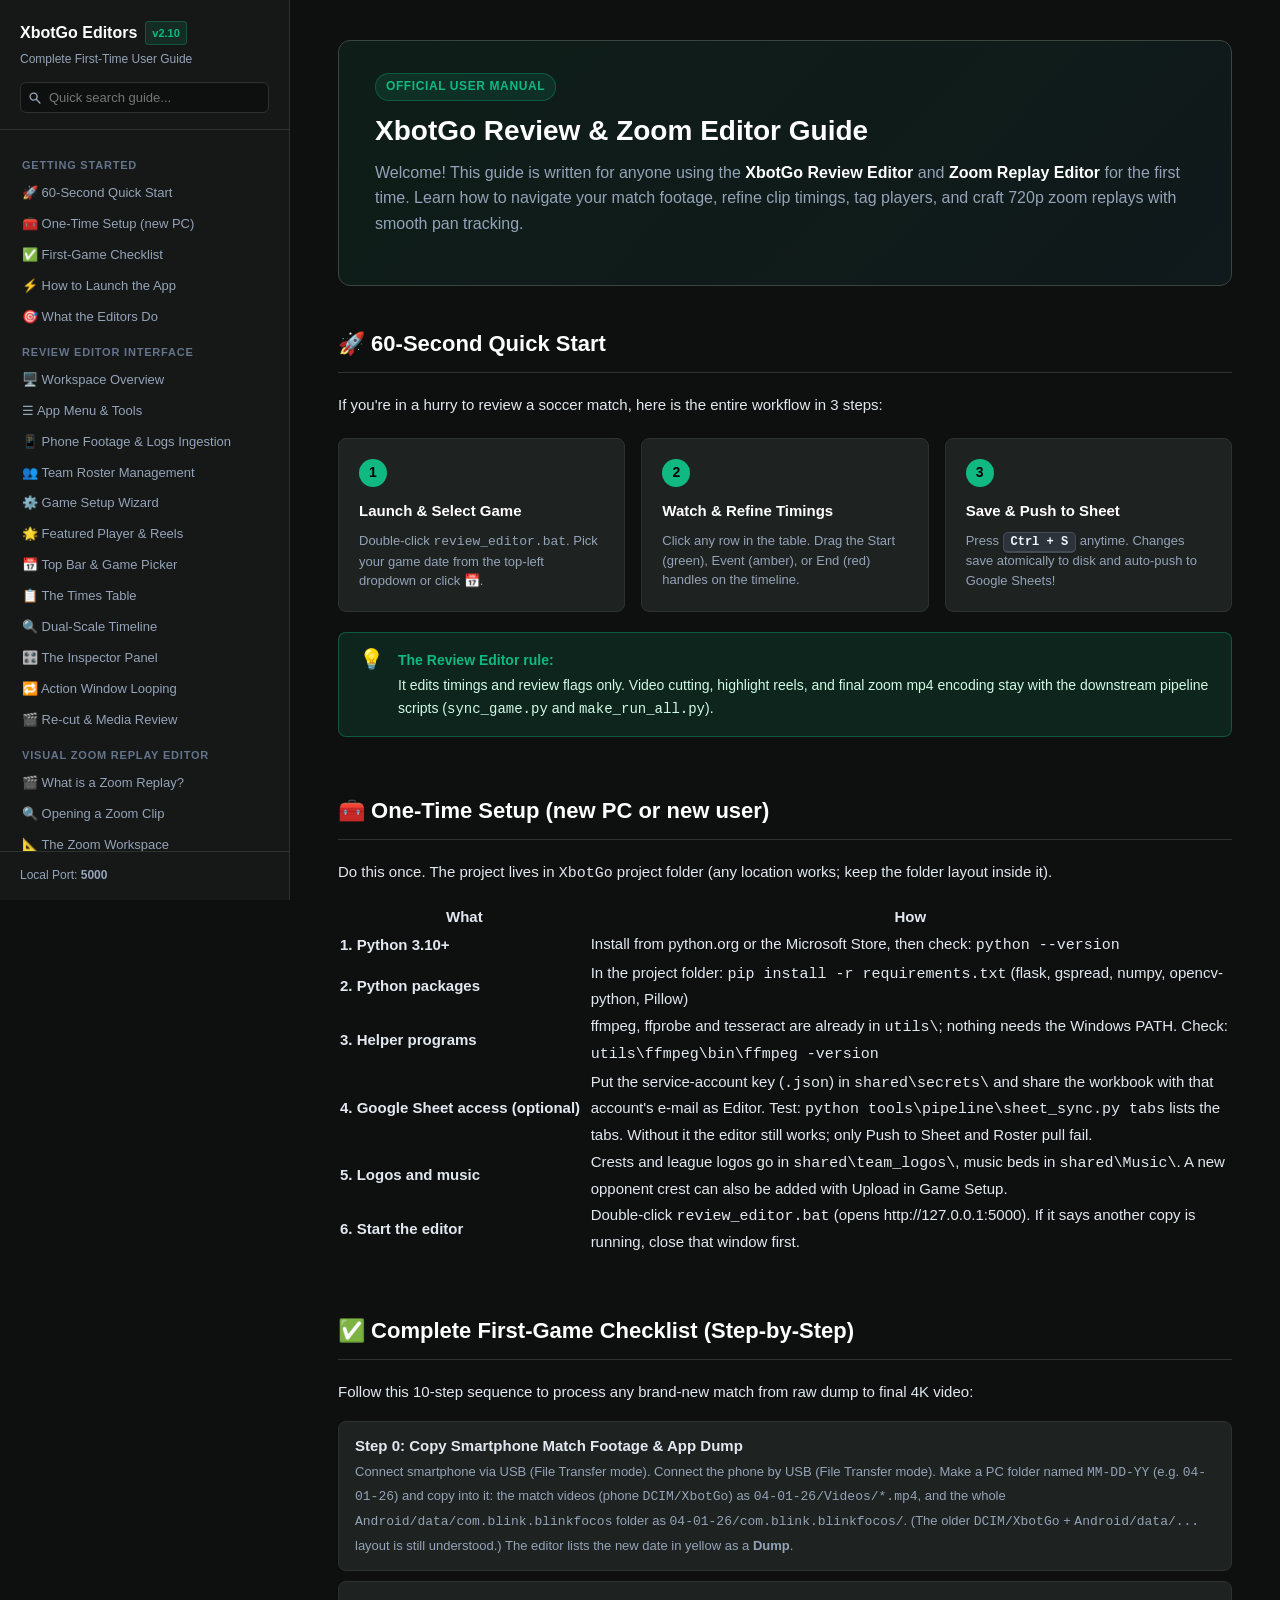
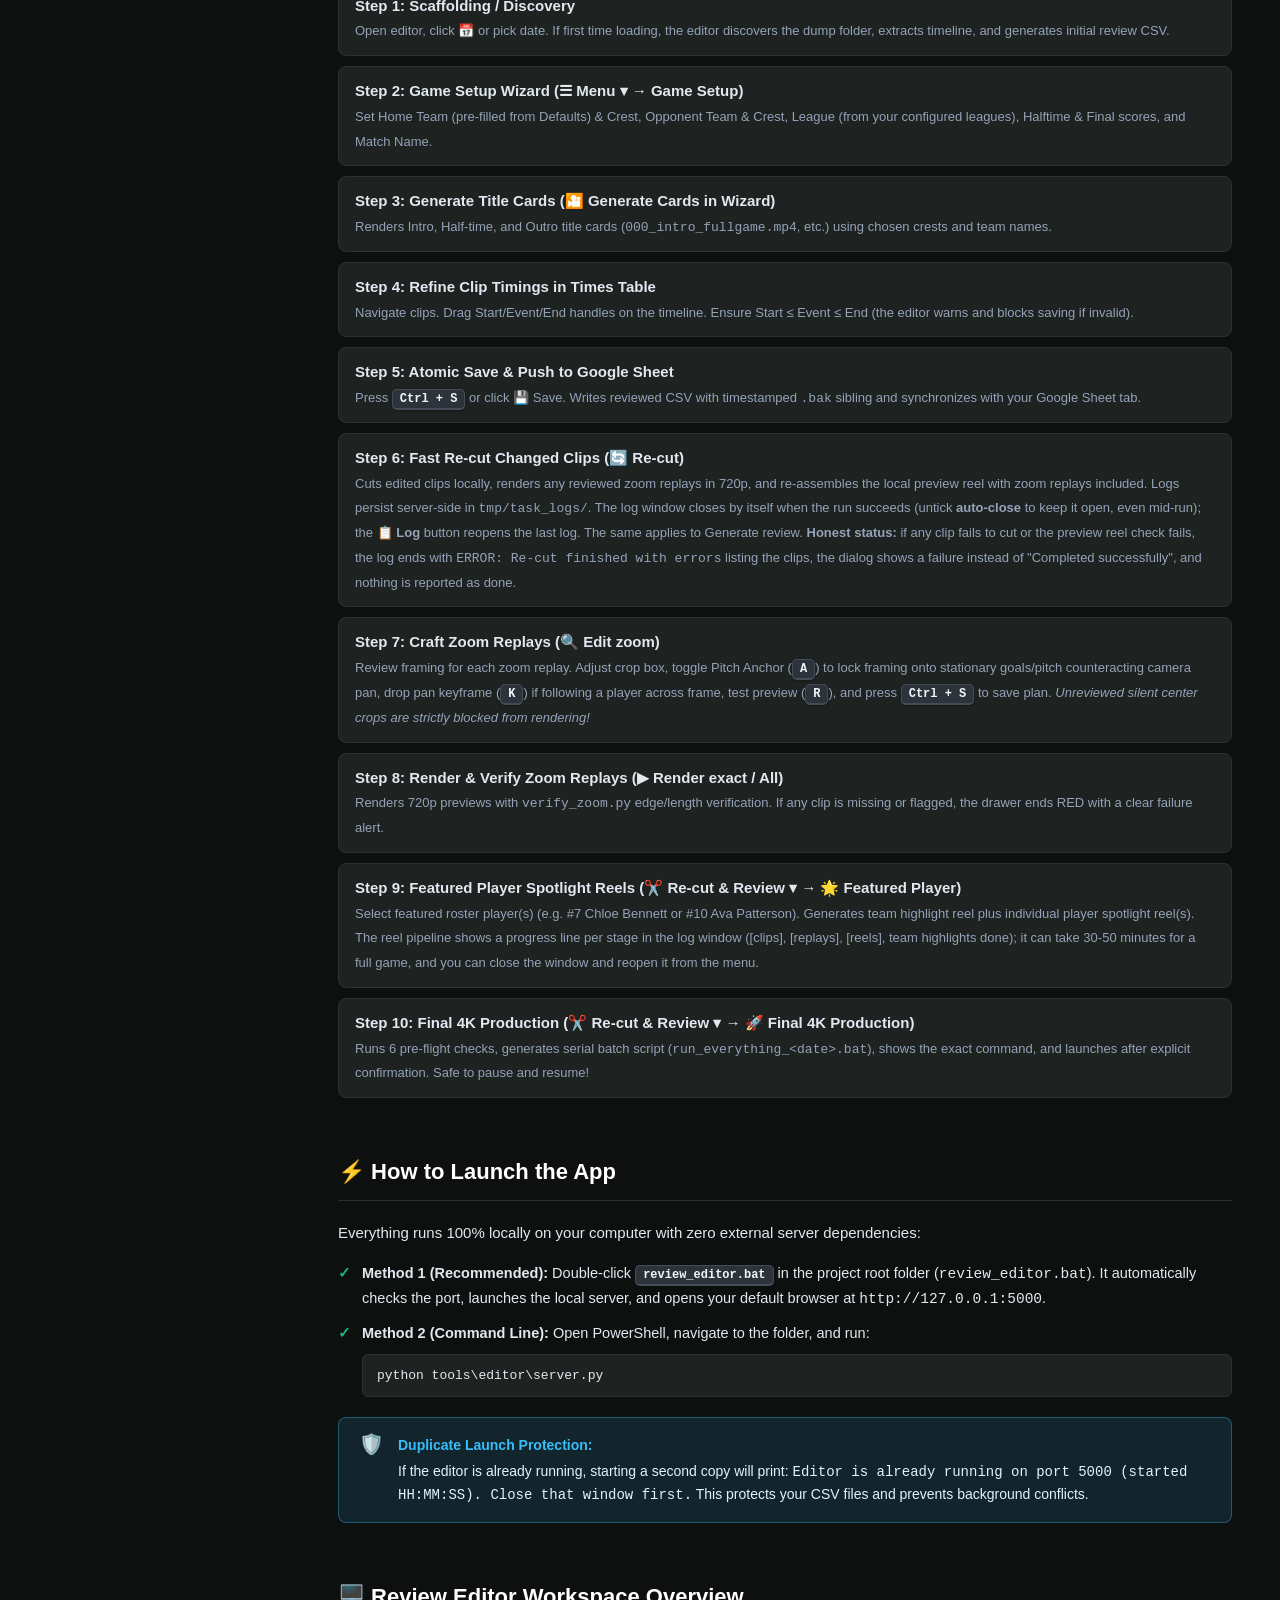
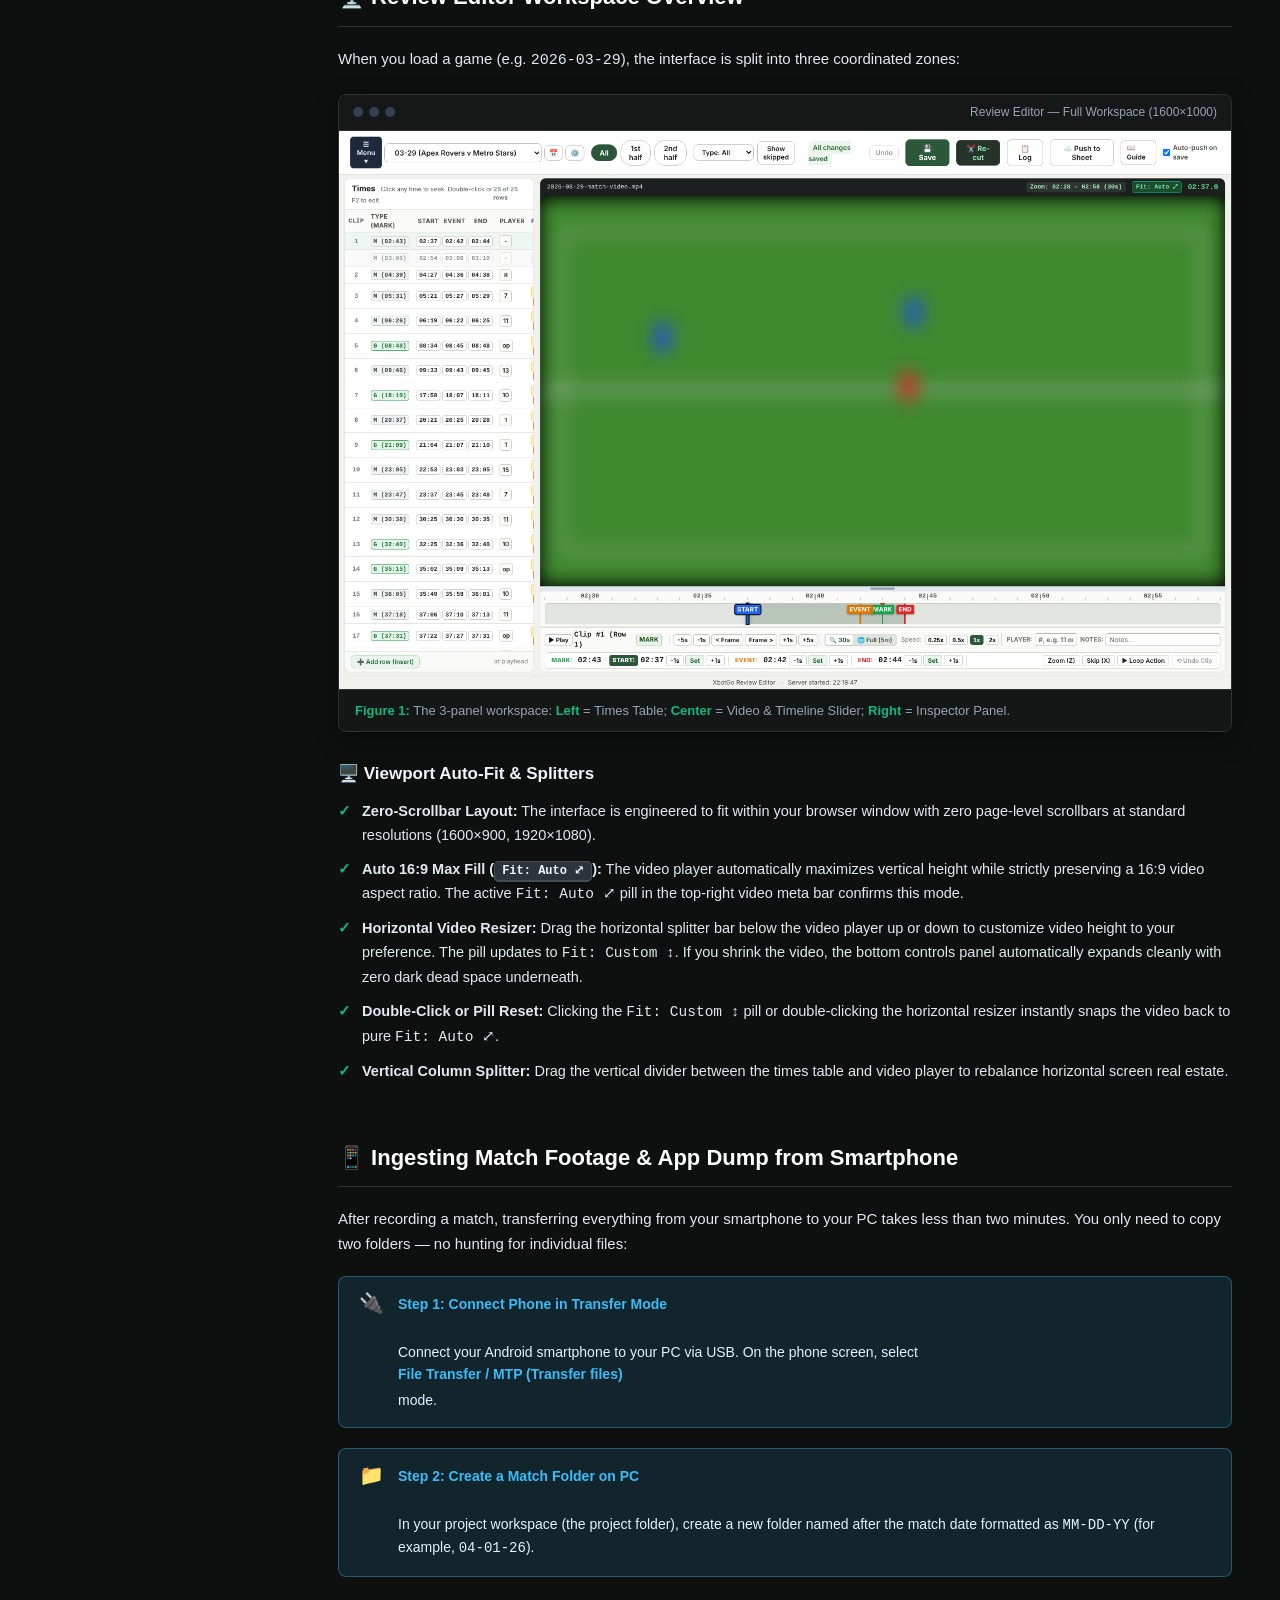
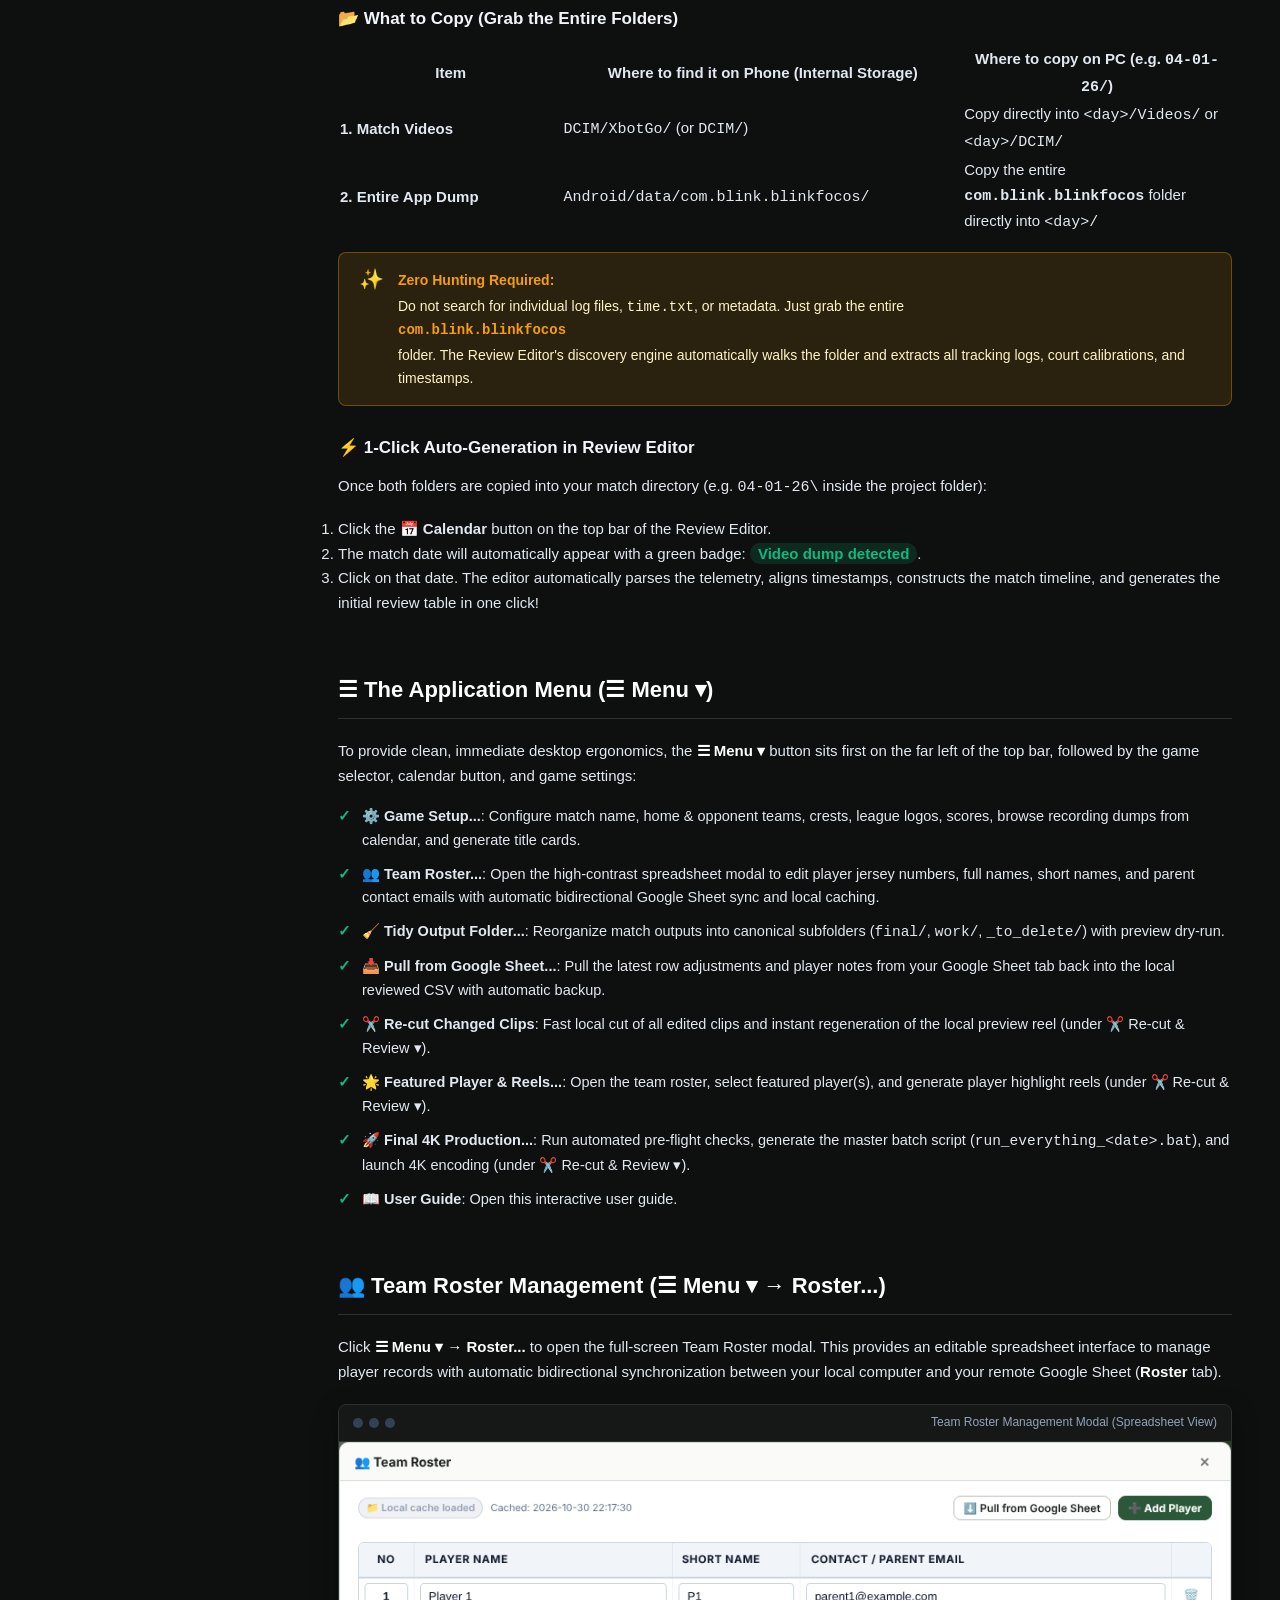
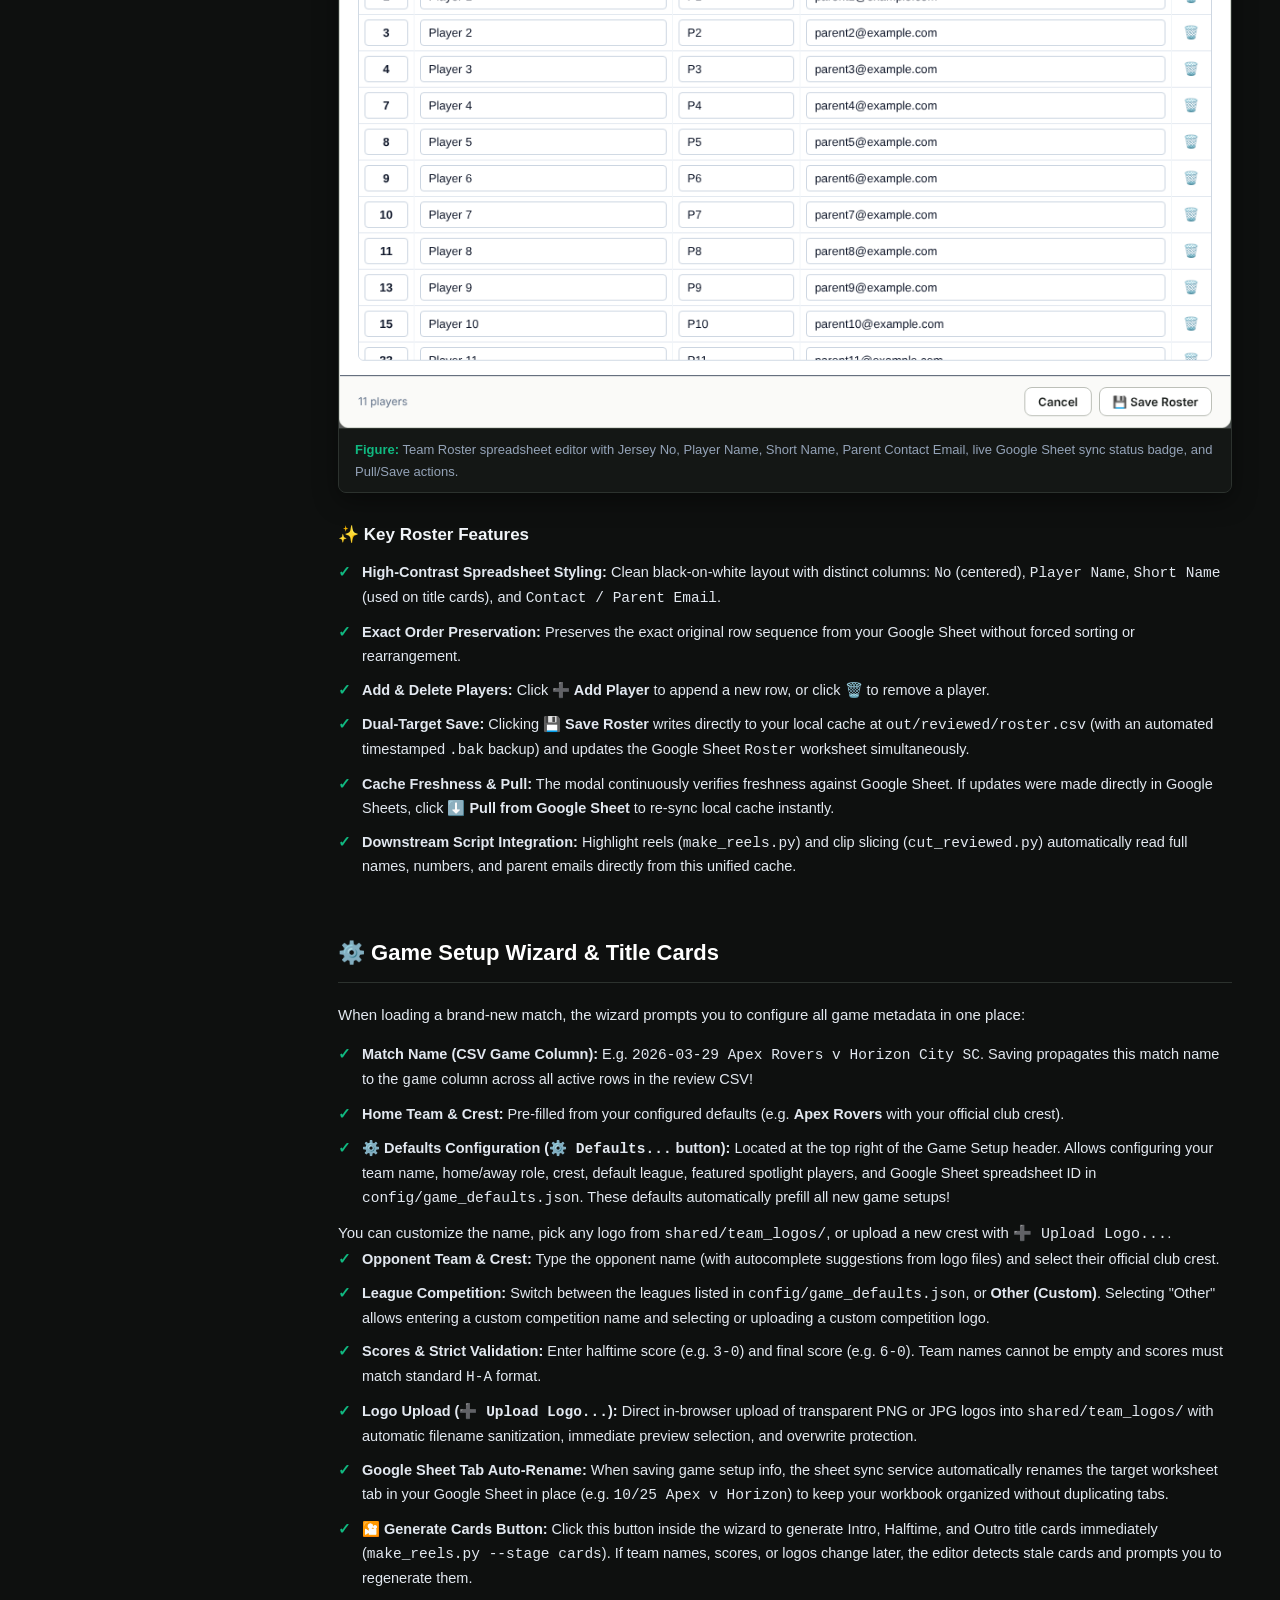
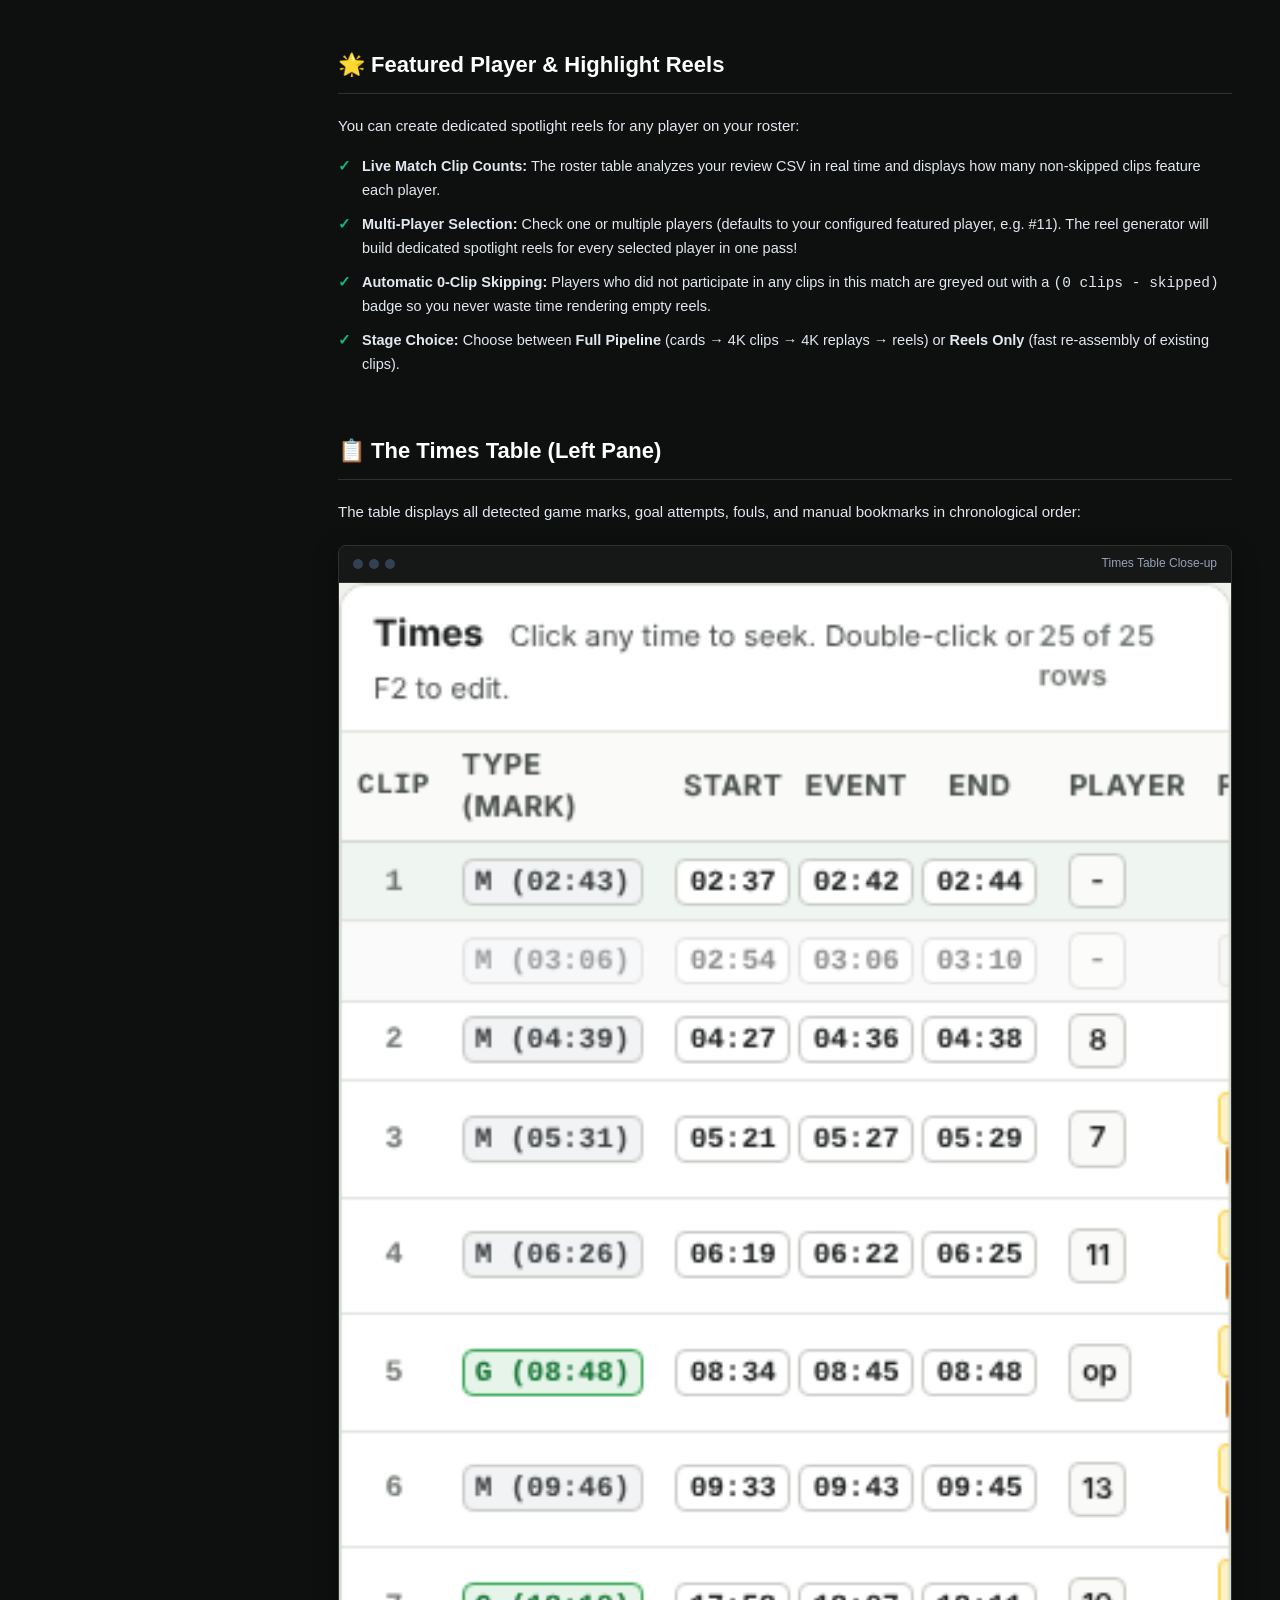
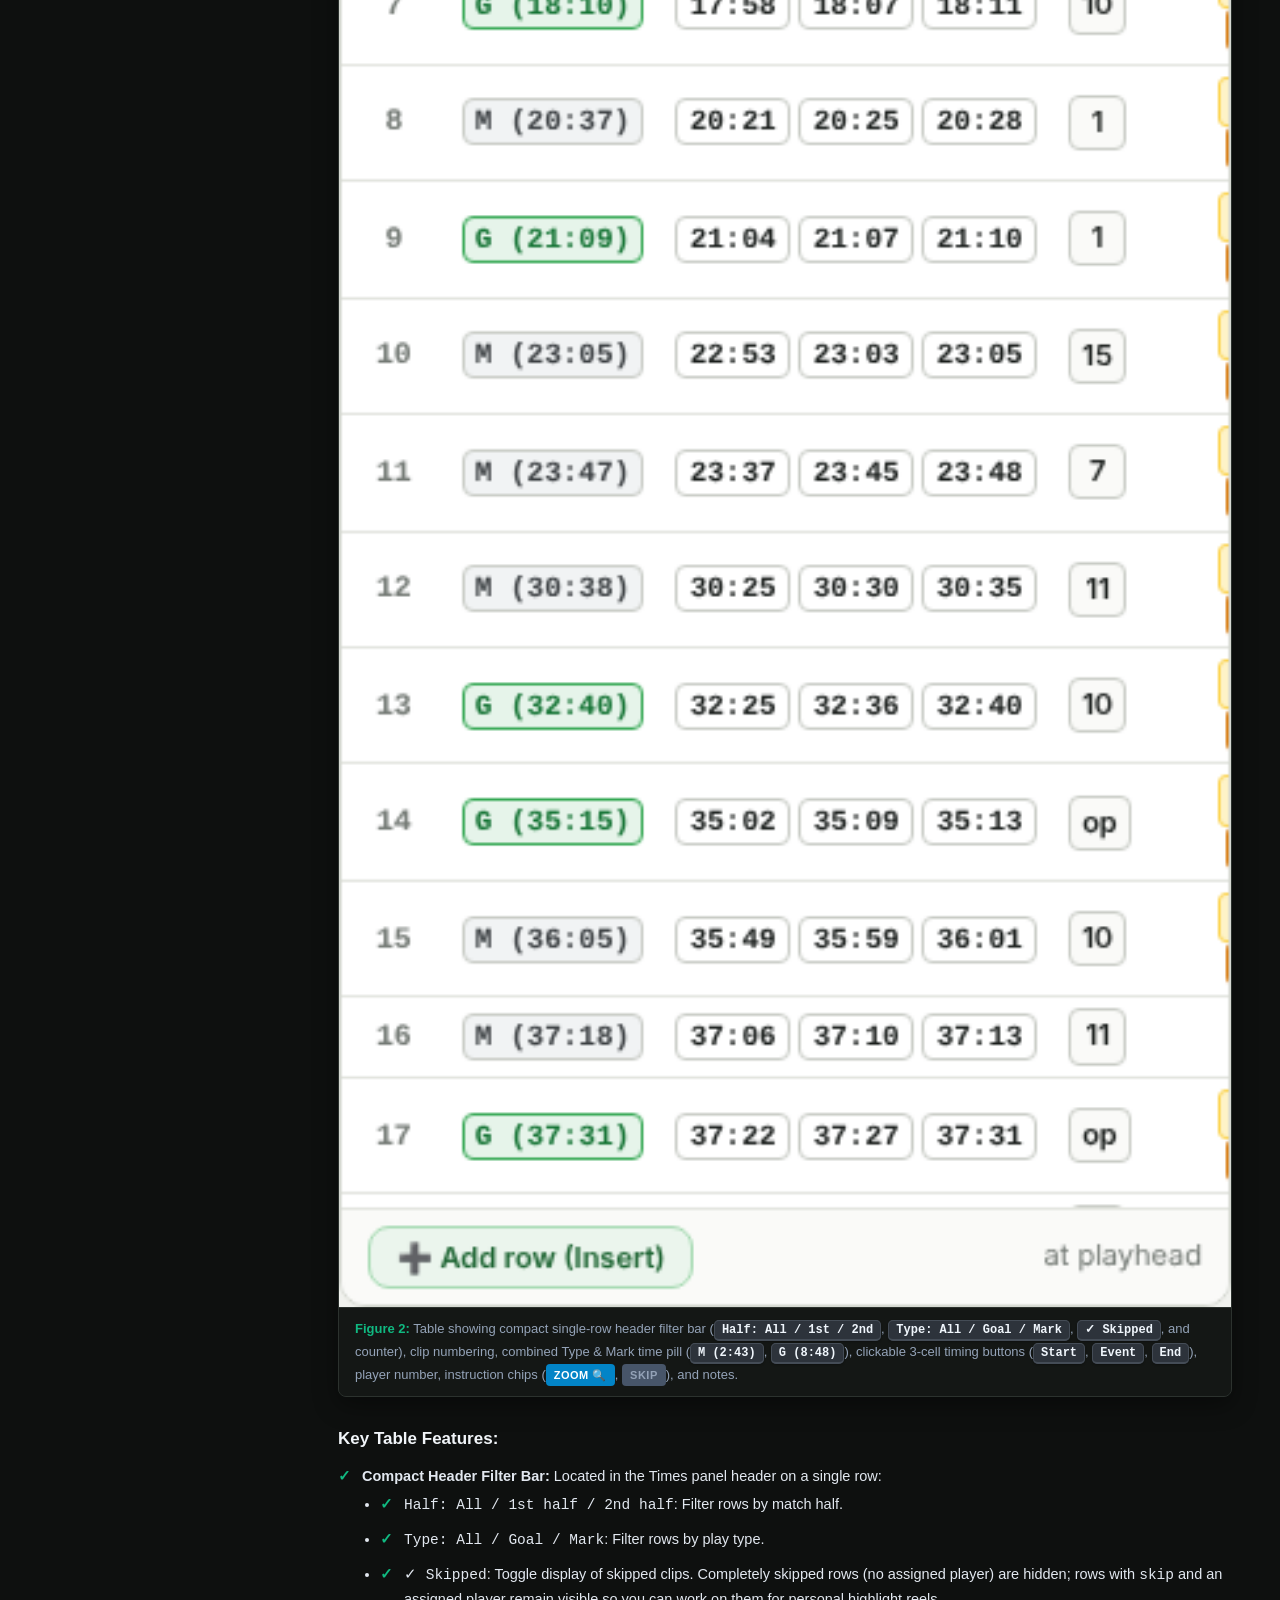
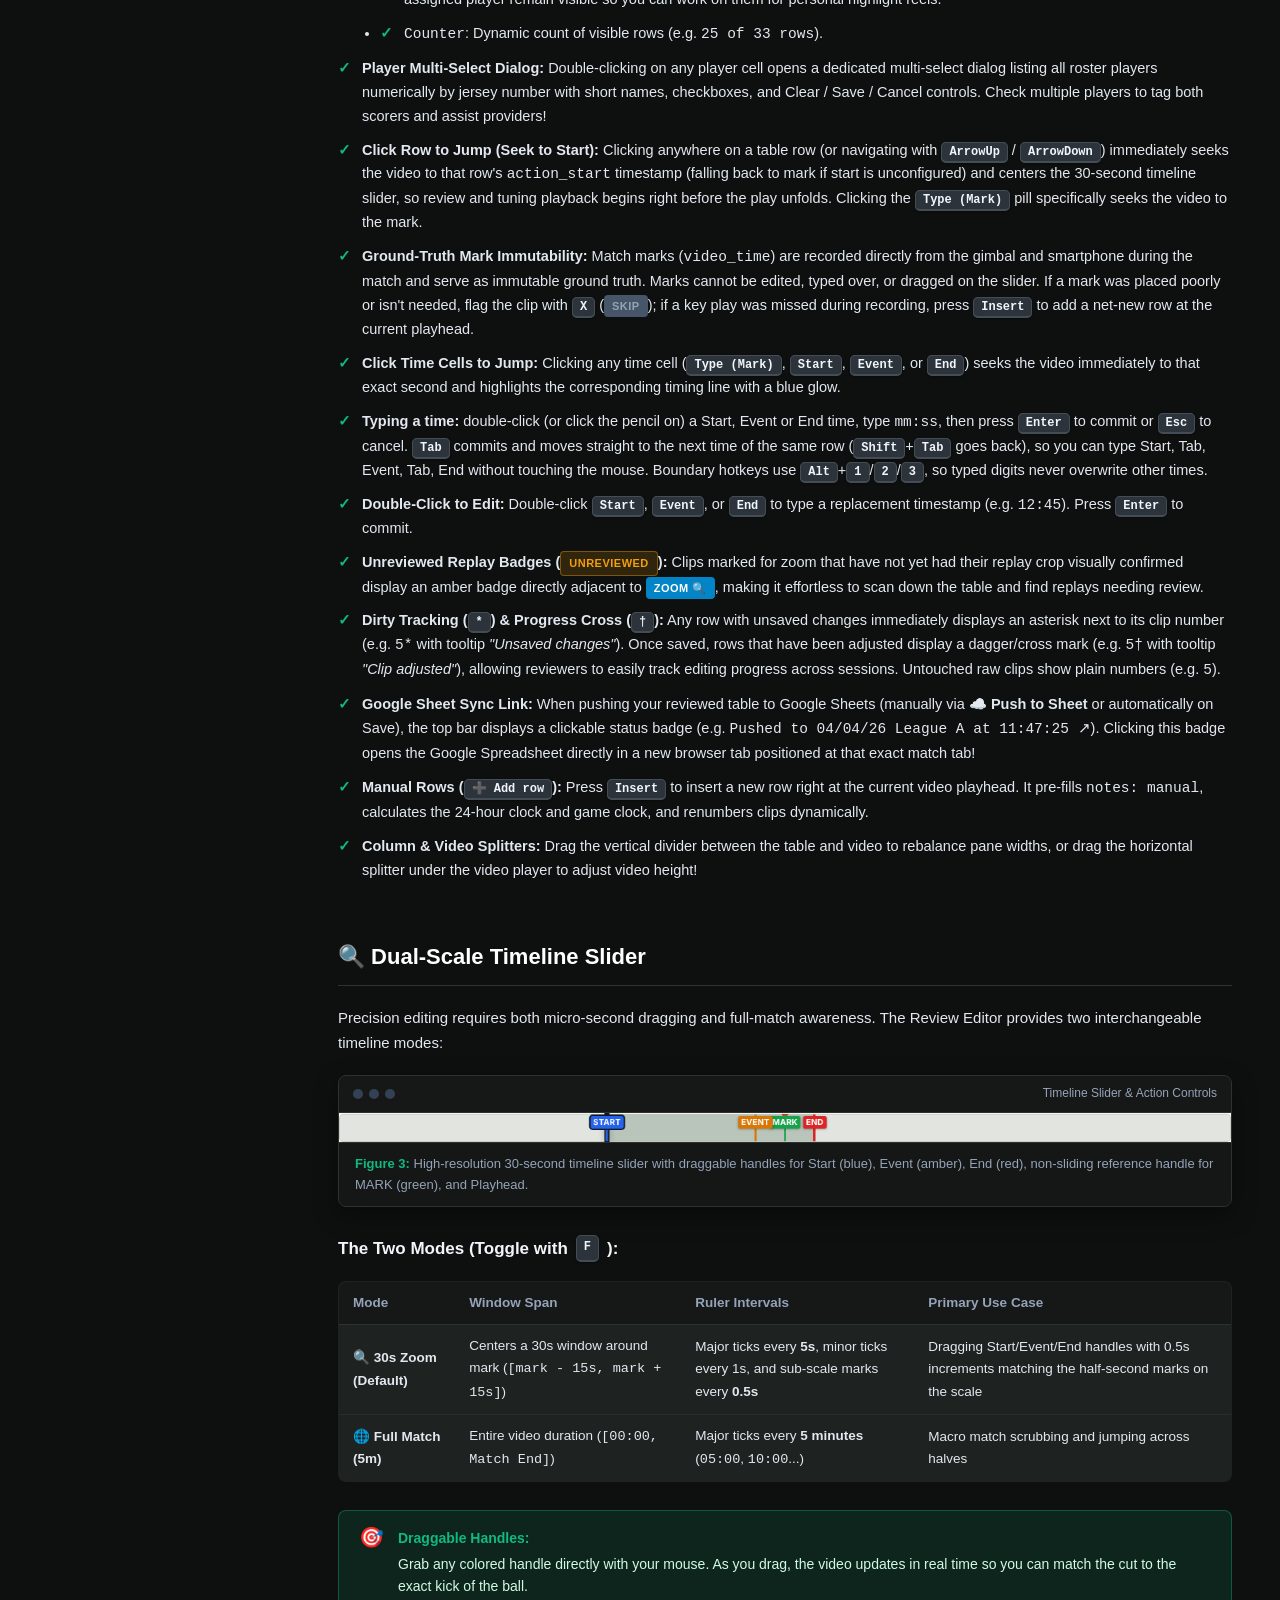
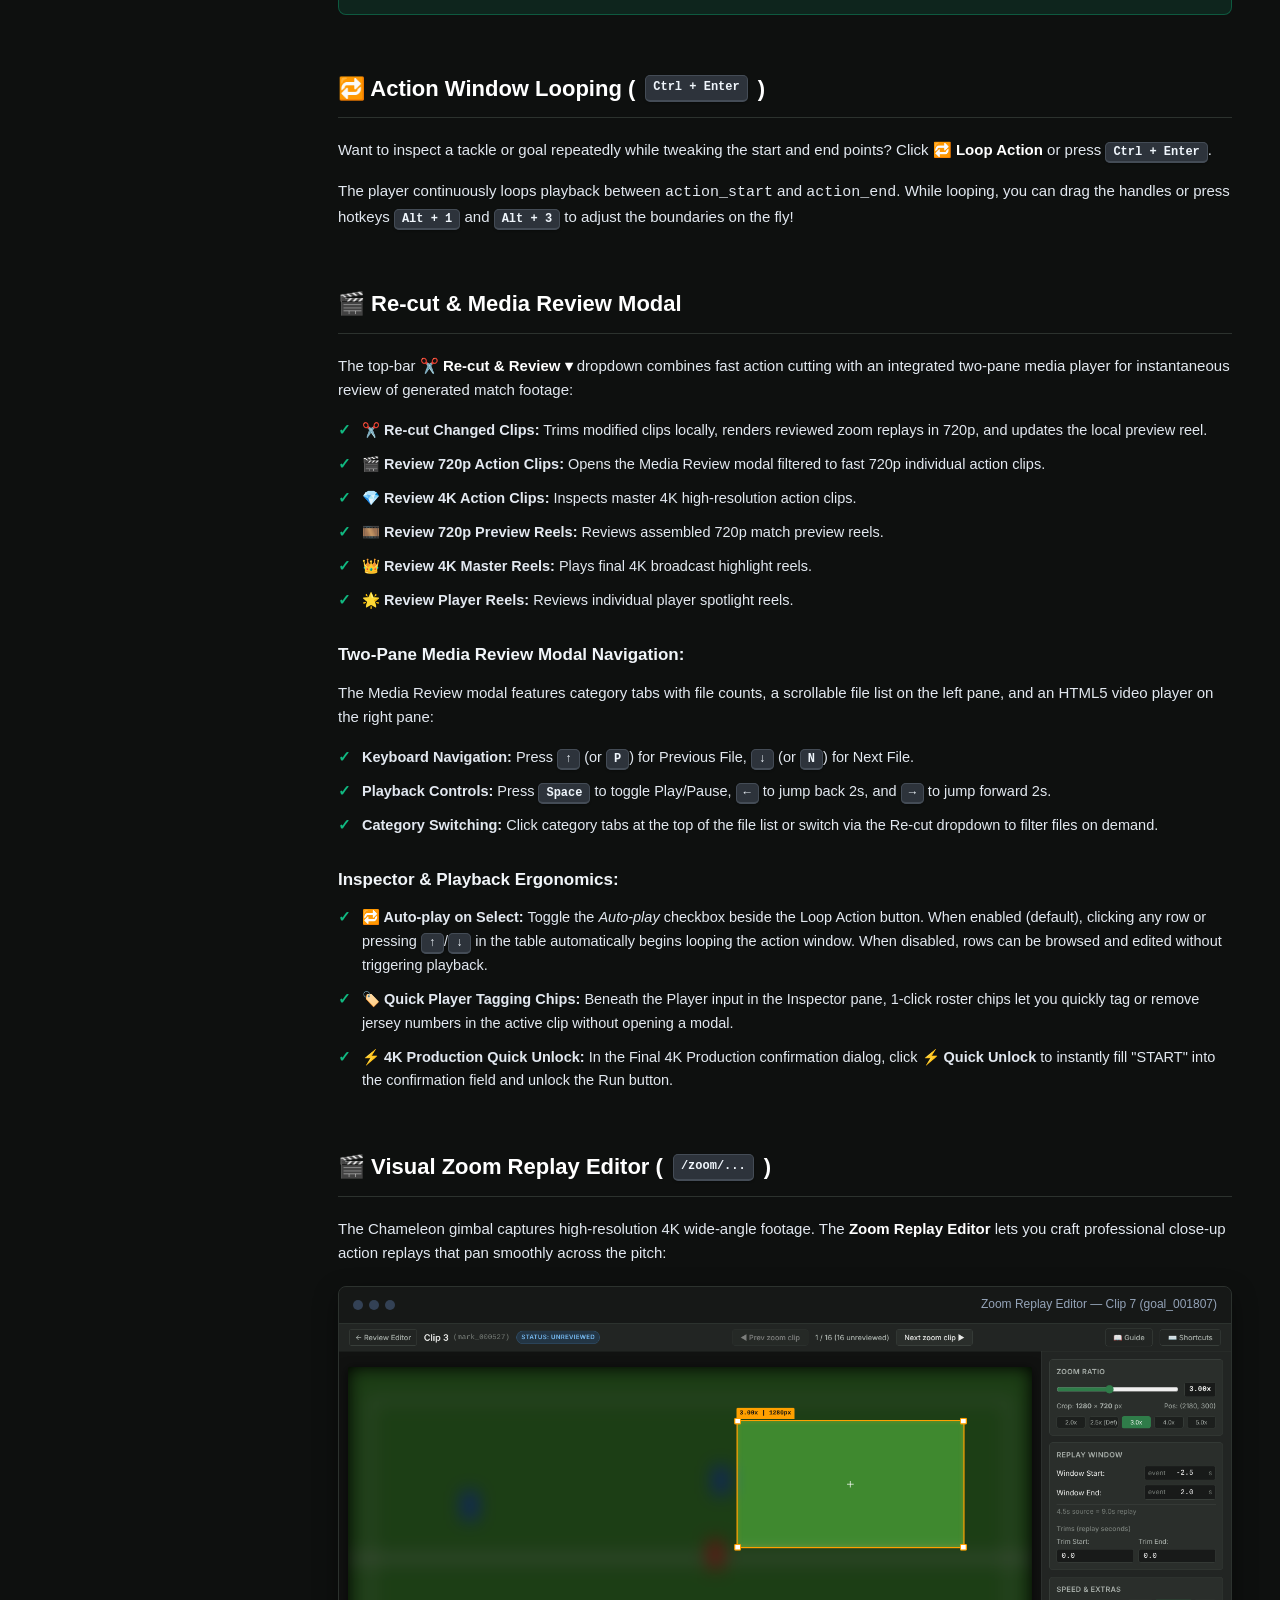
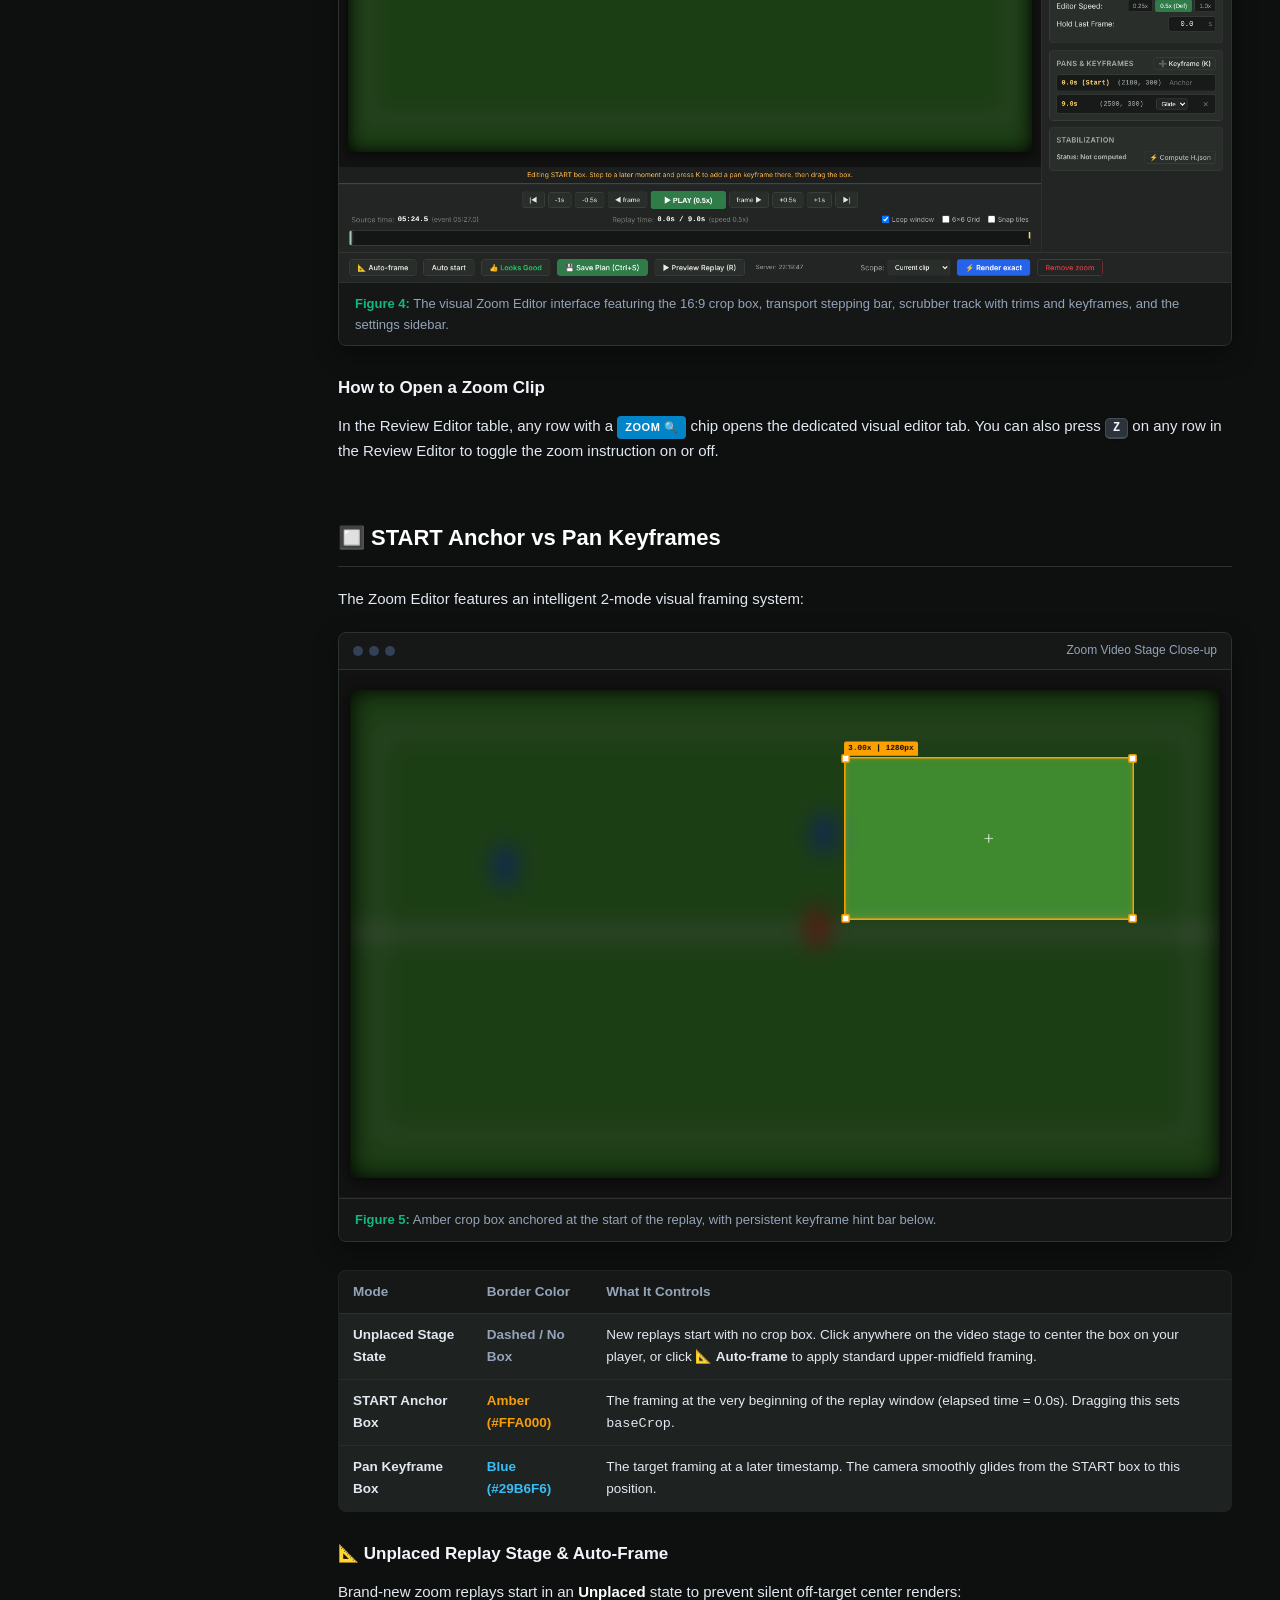
<file: docs/guide/index.html>
<!DOCTYPE html>
<html lang="en">
<head>
  <meta charset="UTF-8">
  <meta name="viewport" content="width=device-width, initial-scale=1.0">
  <title>XbotGo Review & Zoom Editor — User Guide</title>
  <style>
    :root {
      --bg-page: #0E100F;
      --bg-surface: #161817;
      --bg-card: #1E2220;
      --bg-card-hover: #262B28;
      --border: #2C322E;
      --border-accent: #3A453F;
      --text-main: #E2E8F0;
      --text-muted: #94A3B8;
      --text-bright: #FFFFFF;
      --accent-green: #10B981;
      --accent-green-bg: rgba(16, 185, 129, 0.12);
      --accent-blue: #38BDF8;
      --accent-blue-bg: rgba(56, 189, 248, 0.12);
      --accent-amber: #F59E0B;
      --accent-amber-bg: rgba(245, 158, 11, 0.12);
      --accent-red: #EF4444;
      --accent-red-bg: rgba(239, 68, 68, 0.12);
      --sidebar-width: 290px;
      --font-sans: -apple-system, BlinkMacSystemFont, "Segoe UI", Roboto, Helvetica, Arial, sans-serif;
      --font-mono: ui-monospace, SFMono-Regular, Menlo, Monaco, Consolas, "Liberation Mono", "Courier New", monospace;
    }

    * { box-sizing: border-box; margin: 0; padding: 0; }
    html { scroll-behavior: smooth; }
    body {
      background-color: var(--bg-page);
      color: var(--text-main);
      font-family: var(--font-sans);
      font-size: 15px;
      line-height: 1.65;
      display: flex;
      min-height: 100vh;
    }

    /* SIDEBAR NAVIGATION */
    aside.guide-sidebar {
      width: var(--sidebar-width);
      background-color: var(--bg-surface);
      border-right: 1px solid var(--border);
      position: fixed;
      top: 0;
      bottom: 0;
      left: 0;
      display: flex;
      flex-direction: column;
      z-index: 100;
    }

    .sidebar-header {
      padding: 20px 20px 16px 20px;
      border-bottom: 1px solid var(--border);
    }
    .brand-title {
      font-size: 16px;
      font-weight: 700;
      color: var(--text-bright);
      display: flex;
      align-items: center;
      gap: 8px;
    }
    .brand-title span.badge {
      background: var(--accent-green-bg);
      color: var(--accent-green);
      font-size: 11px;
      font-weight: 600;
      padding: 2px 6px;
      border-radius: 4px;
      border: 1px solid rgba(16, 185, 129, 0.3);
    }
    .brand-subtitle {
      font-size: 12px;
      color: var(--text-muted);
      margin-top: 4px;
    }
    .search-box {
      margin-top: 12px;
      position: relative;
    }
    .search-box input {
      width: 100%;
      background: var(--bg-page);
      border: 1px solid var(--border);
      color: var(--text-main);
      padding: 7px 10px 7px 28px;
      border-radius: 6px;
      font-size: 13px;
      outline: none;
      transition: border-color 0.15s;
    }
    .search-box input:focus {
      border-color: var(--accent-green);
    }
    .search-box svg {
      position: absolute;
      left: 8px;
      top: 9px;
      width: 14px;
      height: 14px;
      fill: var(--text-muted);
    }

    nav.sidebar-nav {
      flex: 1;
      overflow-y: auto;
      padding: 16px 12px;
    }
    .nav-section-title {
      font-size: 11px;
      font-weight: 700;
      text-transform: uppercase;
      letter-spacing: 0.8px;
      color: #64748B;
      padding: 10px 10px 4px 10px;
    }
    .nav-link {
      display: flex;
      align-items: center;
      gap: 8px;
      padding: 7px 10px;
      color: var(--text-muted);
      text-decoration: none;
      font-size: 13px;
      font-weight: 500;
      border-radius: 6px;
      transition: all 0.15s ease;
      line-height: 1.3;
    }
    .nav-link:hover {
      background: var(--bg-card);
      color: var(--text-bright);
    }
    .nav-link.active {
      background: var(--accent-green-bg);
      color: var(--accent-green);
      font-weight: 600;
    }

    .sidebar-footer {
      padding: 14px 20px;
      border-top: 1px solid var(--border);
      font-size: 12px;
      color: var(--text-muted);
      display: flex;
      justify-content: space-between;
      align-items: center;
    }
    .sidebar-footer a {
      color: var(--accent-blue);
      text-decoration: none;
    }
    .sidebar-footer a:hover {
      text-decoration: underline;
    }

    /* MAIN CONTENT */
    main.guide-content {
      margin-left: var(--sidebar-width);
      flex: 1;
      max-width: 1060px;
      padding: 40px 48px 80px 48px;
    }

    /* HERO */
    .hero-banner {
      background: linear-gradient(135deg, rgba(16, 185, 129, 0.08) 0%, rgba(56, 189, 248, 0.05) 100%);
      border: 1px solid var(--border-accent);
      border-radius: 12px;
      padding: 32px 36px;
      margin-bottom: 40px;
    }
    .hero-badge {
      display: inline-block;
      background: var(--accent-green-bg);
      color: var(--accent-green);
      font-size: 12px;
      font-weight: 700;
      text-transform: uppercase;
      letter-spacing: 0.6px;
      padding: 3px 10px;
      border-radius: 20px;
      margin-bottom: 12px;
      border: 1px solid rgba(16, 185, 129, 0.3);
    }
    .hero-title {
      font-size: 28px;
      font-weight: 800;
      color: var(--text-bright);
      line-height: 1.25;
      margin-bottom: 12px;
    }
    .hero-desc {
      font-size: 16px;
      color: var(--text-muted);
      max-width: 820px;
      line-height: 1.6;
    }

    /* TYPOGRAPHY & SECTIONS */
    section.guide-section {
      margin-bottom: 56px;
      scroll-margin-top: 30px;
    }
    h2.section-heading {
      font-size: 22px;
      font-weight: 700;
      color: var(--text-bright);
      padding-bottom: 10px;
      border-bottom: 1px solid var(--border);
      margin-bottom: 20px;
      display: flex;
      align-items: center;
      gap: 10px;
    }
    h3.sub-heading {
      font-size: 17px;
      font-weight: 600;
      color: #F1F5F9;
      margin: 28px 0 12px 0;
      display: flex;
      align-items: center;
      gap: 8px;
    }
    p {
      margin-bottom: 16px;
      color: var(--text-main);
    }
    p strong {
      color: var(--text-bright);
    }

    /* SCREENSHOT CONTAINERS */
    .screenshot-frame {
      background: var(--bg-card);
      border: 1px solid var(--border);
      border-radius: 8px;
      overflow: hidden;
      margin: 20px 0 28px 0;
      box-shadow: 0 8px 24px rgba(0, 0, 0, 0.4);
    }
    .screenshot-header {
      background: var(--bg-surface);
      border-bottom: 1px solid var(--border);
      padding: 8px 14px;
      display: flex;
      align-items: center;
      justify-content: space-between;
      font-size: 12px;
      color: var(--text-muted);
    }
    .screenshot-header .dots {
      display: flex;
      gap: 6px;
    }
    .screenshot-header .dot {
      width: 10px;
      height: 10px;
      border-radius: 50%;
      background: #334155;
    }
    .screenshot-img {
      width: 100%;
      height: auto;
      display: block;
      transition: opacity 0.2s;
    }
    .screenshot-caption {
      padding: 10px 16px;
      font-size: 13px;
      color: var(--text-muted);
      background: #141715;
      border-top: 1px solid var(--border);
    }
    .screenshot-caption strong {
      color: var(--accent-green);
    }

    /* CALLOUT BOXES */
    .callout {
      border-radius: 8px;
      padding: 16px 20px;
      margin: 20px 0;
      display: flex;
      gap: 14px;
      align-items: flex-start;
      font-size: 14px;
      line-height: 1.6;
    }
    .callout-icon {
      font-size: 20px;
      line-height: 1;
      flex-shrink: 0;
    }
    .callout-body {
      flex: 1;
    }
    .callout-body strong {
      display: block;
      margin-bottom: 3px;
    }
    .callout-tip {
      background: var(--accent-green-bg);
      border: 1px solid rgba(16, 185, 129, 0.35);
      color: #D1FAE5;
    }
    .callout-tip strong { color: var(--accent-green); }
    .callout-info {
      background: var(--accent-blue-bg);
      border: 1px solid rgba(56, 189, 248, 0.35);
      color: #E0F2FE;
    }
    .callout-info strong { color: var(--accent-blue); }
    .callout-warning {
      background: var(--accent-amber-bg);
      border: 1px solid rgba(245, 158, 11, 0.35);
      color: #FEF3C7;
    }
    .callout-warning strong { color: var(--accent-amber); }
    .callout-danger {
      background: var(--accent-red-bg);
      border: 1px solid rgba(239, 68, 68, 0.35);
      color: #FEE2E2;
    }
    .callout-danger strong { color: var(--accent-red); }

    /* STEP CARDS */
    .step-grid {
      display: grid;
      grid-template-columns: repeat(auto-fit, minmax(260px, 1fr));
      gap: 16px;
      margin: 20px 0;
    }
    .step-card {
      background: var(--bg-card);
      border: 1px solid var(--border);
      border-radius: 8px;
      padding: 20px;
      position: relative;
    }
    .step-num {
      width: 28px;
      height: 28px;
      border-radius: 50%;
      background: var(--accent-green);
      color: #000;
      font-weight: 800;
      font-size: 14px;
      display: flex;
      align-items: center;
      justify-content: center;
      margin-bottom: 12px;
    }
    .step-title {
      font-size: 15px;
      font-weight: 700;
      color: var(--text-bright);
      margin-bottom: 8px;
    }
    .step-desc {
      font-size: 13px;
      color: var(--text-muted);
      line-height: 1.5;
    }

    /* SHORTCUT KEYBOARD BADGES */
    kbd {
      background-color: #2D333B;
      color: #F0F6FC;
      border: 1px solid #444C56;
      border-bottom-width: 2px;
      border-radius: 5px;
      padding: 2px 7px;
      font-family: var(--font-mono);
      font-size: 12px;
      font-weight: 600;
      box-shadow: 0 1px 2px rgba(0,0,0,0.3);
      white-space: nowrap;
    }

    /* SHORTCUTS TABLE */
    table.guide-table {
      width: 100%;
      border-collapse: collapse;
      margin: 18px 0 28px 0;
      background: var(--bg-card);
      border: 1px solid var(--border);
      border-radius: 8px;
      overflow: hidden;
      font-size: 13.5px;
    }
    table.guide-table th {
      background: var(--bg-surface);
      color: #94A3B8;
      font-weight: 600;
      text-align: left;
      padding: 10px 14px;
      border-bottom: 1px solid var(--border);
    }
    table.guide-table td {
      padding: 10px 14px;
      border-bottom: 1px solid rgba(255,255,255,0.05);
      color: var(--text-main);
    }
    table.guide-table tr:last-child td {
      border-bottom: none;
    }
    table.guide-table tr:hover td {
      background: rgba(255,255,255,0.02);
    }

    /* CHIP BADGES */
    .chip {
      display: inline-block;
      font-size: 11px;
      font-weight: 700;
      padding: 2px 8px;
      border-radius: 4px;
      text-transform: uppercase;
      letter-spacing: 0.5px;
    }
    .chip-zoom {
      background: #0284C7;
      color: #FFF;
    }
    .chip-skip {
      background: #475569;
      color: #94A3B8;
    }
    .chip-goal {
      background: #15803D;
      color: #DCFCE7;
    }
    .chip-attempt {
      background: #A16207;
      color: #FEF3C7;
    }

    /* FEATURE LIST */
    ul.feature-list {
      list-style: none;
      margin: 12px 0 20px 0;
    }
    ul.feature-list li {
      position: relative;
      padding-left: 24px;
      margin-bottom: 10px;
      font-size: 14.5px;
    }
    ul.feature-list li::before {
      content: "✓";
      position: absolute;
      left: 0;
      top: 0;
      color: var(--accent-green);
      font-weight: 800;
    }

    /* RESPONSIVE */
    @media (max-width: 900px) {
      aside.guide-sidebar { display: none; }
      main.guide-content { margin-left: 0; padding: 20px; }
    }
  </style>
</head>
<body>

  <!-- LEFT SIDEBAR TABLE OF CONTENTS -->
  <aside class="guide-sidebar">
    <div class="sidebar-header">
      <div class="brand-title">
        XbotGo Editors
        <span class="badge">v2.10</span>
      </div>
      <div class="brand-subtitle">Complete First-Time User Guide</div>
      <div class="search-box">
        <svg viewBox="0 0 20 20"><path d="M8 4a4 4 0 100 8 4 4 0 000-8zM2 8a6 6 0 1110.89 3.476l4.817 4.817a1 1 0 01-1.414 1.414l-4.816-4.816A6 6 0 012 8z"/></svg>
        <input type="text" id="guideSearchInput" placeholder="Quick search guide..." oninput="filterGuideNav()">
      </div>
    </div>

    <nav class="sidebar-nav" id="sidebarNav">
      <div class="nav-section-title">Getting Started</div>
      <a href="#quick-start" class="nav-link">🚀 60-Second Quick Start</a>
      <a href="#one-time-setup" class="nav-link">🧰 One-Time Setup (new PC)</a>
      <a href="#first-game-checklist" class="nav-link">✅ First-Game Checklist</a>
      <a href="#how-to-launch" class="nav-link">⚡ How to Launch the App</a>
      <a href="#mission" class="nav-link">🎯 What the Editors Do</a>

      <div class="nav-section-title">Review Editor Interface</div>
      <a href="#review-overview" class="nav-link">🖥️ Workspace Overview</a>
      <a href="#app-menu-section" class="nav-link">☰ App Menu & Tools</a>
      <a href="#phone-dump-ingestion" class="nav-link">📱 Phone Footage & Logs Ingestion</a>
      <a href="#team-roster-section" class="nav-link">👥 Team Roster Management</a>
      <a href="#game-setup-wizard" class="nav-link">⚙️ Game Setup Wizard</a>
      <a href="#featured-player-section" class="nav-link">🌟 Featured Player & Reels</a>
      <a href="#review-top-bar" class="nav-link">📅 Top Bar & Game Picker</a>
      <a href="#times-table" class="nav-link">📋 The Times Table</a>
      <a href="#dual-timeline" class="nav-link">🔍 Dual-Scale Timeline</a>
      <a href="#inspector-panel" class="nav-link">🎛️ The Inspector Panel</a>
      <a href="#action-loop" class="nav-link">🔁 Action Window Looping</a>
      <a href="#media-review-player" class="nav-link">🎬 Re-cut & Media Review</a>

      <div class="nav-section-title">Visual Zoom Replay Editor</div>
      <a href="#zoom-intro" class="nav-link">🎬 What is a Zoom Replay?</a>
      <a href="#zoom-launch" class="nav-link">🔍 Opening a Zoom Clip</a>
      <a href="#zoom-workspace" class="nav-link">📐 The Zoom Workspace</a>
      <a href="#zoom-cropbox" class="nav-link">🔲 START Anchor vs Pan</a>
      <a href="#zoom-pan-keyframe" class="nav-link">🎯 Adding Pan Keyframes</a>
      <a href="#zoom-preview" class="nav-link">▶️ Instant Replay Preview</a>
      <a href="#zoom-unreviewed-blocking" class="nav-link">⚠️ Unreviewed Crop Blocking</a>
      <a href="#zoom-render" class="nav-link">⚡ Render Exact & Verify</a>
      <a href="#zoom-remove-restore" class="nav-link">↩️ Remove & Restore Zoom</a>

      <div class="nav-section-title">Production & Workflows</div>
      <a href="#final-production-section" class="nav-link">🚀 Final 4K Production</a>
      <a href="#shortcuts-cheat-sheet" class="nav-link">⌨️ Keyboard Shortcuts</a>
      <a href="#recipes" class="nav-link">💡 Common Editing Recipes</a>
      <a href="#troubleshooting" class="nav-link">❓ Troubleshooting & FAQ</a>
    </nav>

    <div class="sidebar-footer">
      <span>Local Port: <strong>5000</strong></span>
      
    </div>
  </aside>

  <!-- MAIN GUIDE CONTENT -->
  <main class="guide-content">

    <!-- HERO -->
    <div class="hero-banner">
      <span class="hero-badge">Official User Manual</span>
      <h1 class="hero-title">XbotGo Review & Zoom Editor Guide</h1>
      <p class="hero-desc">
        Welcome! This guide is written for anyone using the <strong>XbotGo Review Editor</strong> and <strong>Zoom Replay Editor</strong> for the first time. Learn how to navigate your match footage, refine clip timings, tag players, and craft 720p zoom replays with smooth pan tracking.
      </p>
    </div>

    <!-- SECTION 1: QUICK START -->
    <section id="quick-start" class="guide-section">
      <h2 class="section-heading">🚀 60-Second Quick Start</h2>
      <p>If you're in a hurry to review a soccer match, here is the entire workflow in 3 steps:</p>

      <div class="step-grid">
        <div class="step-card">
          <div class="step-num">1</div>
          <div class="step-title">Launch & Select Game</div>
          <div class="step-desc">Double-click <code>review_editor.bat</code>. Pick your game date from the top-left dropdown or click 📅.</div>
        </div>
        <div class="step-card">
          <div class="step-num">2</div>
          <div class="step-title">Watch & Refine Timings</div>
          <div class="step-desc">Click any row in the table. Drag the Start (green), Event (amber), or End (red) handles on the timeline.</div>
        </div>
        <div class="step-card">
          <div class="step-num">3</div>
          <div class="step-title">Save & Push to Sheet</div>
          <div class="step-desc">Press <kbd>Ctrl + S</kbd> anytime. Changes save atomically to disk and auto-push to Google Sheets!</div>
        </div>
      </div>

      <div class="callout callout-tip">
        <div class="callout-icon">💡</div>
        <div class="callout-body">
          <strong>The Review Editor rule:</strong>
          It edits timings and review flags only. Video cutting, highlight reels, and final zoom mp4 encoding stay with the downstream pipeline scripts (<code>sync_game.py</code> and <code>make_run_all.py</code>).
        </div>
      </div>
    </section>

    <!-- SECTION: ONE-TIME SETUP -->
    <section id="one-time-setup" class="guide-section">
      <h2 class="section-heading">🧰 One-Time Setup (new PC or new user)</h2>
      <p>Do this once. The project lives in <code>XbotGo</code> project folder (any location works; keep the folder layout inside it).</p>
      <table class="recipe-table" style="width:100%; margin:12px 0;">
        <thead><tr><th style="width:28%;">What</th><th>How</th></tr></thead>
        <tbody>
          <tr><td><strong>1. Python 3.10+</strong></td><td>Install from python.org or the Microsoft Store, then check: <code>python --version</code></td></tr>
          <tr><td><strong>2. Python packages</strong></td><td>In the project folder: <code>pip install -r requirements.txt</code> (flask, gspread, numpy, opencv-python, Pillow)</td></tr>
          <tr><td><strong>3. Helper programs</strong></td><td>ffmpeg, ffprobe and tesseract are already in <code>utils\</code>; nothing needs the Windows PATH. Check: <code>utils\ffmpeg\bin\ffmpeg -version</code></td></tr>
          <tr><td><strong>4. Google Sheet access (optional)</strong></td><td>Put the service-account key (<code>.json</code>) in <code>shared\secrets\</code> and share the workbook with that account's e-mail as Editor. Test: <code>python tools\pipeline\sheet_sync.py tabs</code> lists the tabs. Without it the editor still works; only Push to Sheet and Roster pull fail.</td></tr>
          <tr><td><strong>5. Logos and music</strong></td><td>Crests and league logos go in <code>shared\team_logos\</code>, music beds in <code>shared\Music\</code>. A new opponent crest can also be added with Upload in Game Setup.</td></tr>
          <tr><td><strong>6. Start the editor</strong></td><td>Double-click <code>review_editor.bat</code> (opens http://127.0.0.1:5000). If it says another copy is running, close that window first.</td></tr>
        </tbody>
      </table>
    </section>

    <!-- SECTION: FIRST-GAME COMPLETE CHECKLIST -->
    <section id="first-game-checklist" class="guide-section">
      <h2 class="section-heading">✅ Complete First-Game Checklist (Step-by-Step)</h2>
      <p>Follow this 10-step sequence to process any brand-new match from raw dump to final 4K video:</p>

      <div class="workflow-checklist" style="display:flex; flex-direction:column; gap:10px; margin:16px 0;">
        <div class="step-card" style="padding:12px 16px;">
          <strong>Step 0: Copy Smartphone Match Footage & App Dump</strong><br>
          <span style="font-size:13px; color:var(--text-muted);">Connect smartphone via USB (File Transfer mode). Connect the phone by USB (File Transfer mode). Make a PC folder named <code>MM-DD-YY</code> (e.g. <code>04-01-26</code>) and copy into it: the match videos (phone <code>DCIM/XbotGo</code>) as <code>04-01-26/Videos/*.mp4</code>, and the whole <code>Android/data/com.blink.blinkfocos</code> folder as <code>04-01-26/com.blink.blinkfocos/</code>. (The older <code>DCIM/XbotGo</code> + <code>Android/data/...</code> layout is still understood.) The editor lists the new date in yellow as a <strong>Dump</strong>.</span>
        </div>
        <div class="step-card" style="padding:12px 16px;">
          <strong>Step 1: Scaffolding / Discovery</strong><br>
          <span style="font-size:13px; color:var(--text-muted);">Open editor, click 📅 or pick date. If first time loading, the editor discovers the dump folder, extracts timeline, and generates initial review CSV.</span>
        </div>
        <div class="step-card" style="padding:12px 16px;">
          <strong>Step 2: Game Setup Wizard (☰ Menu ▾ → Game Setup)</strong><br>
          <span style="font-size:13px; color:var(--text-muted);">Set Home Team (pre-filled from Defaults) & Crest, Opponent Team & Crest, League (from your configured leagues), Halftime & Final scores, and Match Name.</span>
        </div>
        <div class="step-card" style="padding:12px 16px;">
          <strong>Step 3: Generate Title Cards (🎦 Generate Cards in Wizard)</strong><br>
          <span style="font-size:13px; color:var(--text-muted);">Renders Intro, Half-time, and Outro title cards (<code>000_intro_fullgame.mp4</code>, etc.) using chosen crests and team names.</span>
        </div>
        <div class="step-card" style="padding:12px 16px;">
          <strong>Step 4: Refine Clip Timings in Times Table</strong><br>
          <span style="font-size:13px; color:var(--text-muted);">Navigate clips. Drag Start/Event/End handles on the timeline. Ensure Start ≤ Event ≤ End (the editor warns and blocks saving if invalid).</span>
        </div>
        <div class="step-card" style="padding:12px 16px;">
          <strong>Step 5: Atomic Save & Push to Google Sheet</strong><br>
          <span style="font-size:13px; color:var(--text-muted);">Press <kbd>Ctrl + S</kbd> or click 💾 Save. Writes reviewed CSV with timestamped <code>.bak</code> sibling and synchronizes with your Google Sheet tab.</span>
        </div>
        <div class="step-card" style="padding:12px 16px;">
          <strong>Step 6: Fast Re-cut Changed Clips (🔄 Re-cut)</strong><br>
          <span style="font-size:13px; color:var(--text-muted);">Cuts edited clips locally, renders any reviewed zoom replays in 720p, and re-assembles the local preview reel with zoom replays included. Logs persist server-side in <code>tmp/task_logs/</code>. The log window closes by itself when the run succeeds (untick <strong>auto-close</strong> to keep it open, even mid-run); the <strong>📋 Log</strong> button reopens the last log. The same applies to Generate review. <strong>Honest status:</strong> if any clip fails to cut or the preview reel check fails, the log ends with <code>ERROR: Re-cut finished with errors</code> listing the clips, the dialog shows a failure instead of &quot;Completed successfully&quot;, and nothing is reported as done.</span>
        </div>
        <div class="step-card" style="padding:12px 16px;">
          <strong>Step 7: Craft Zoom Replays (🔍 Edit zoom)</strong><br>
          <span style="font-size:13px; color:var(--text-muted);">Review framing for each zoom replay. Adjust crop box, toggle Pitch Anchor (<kbd>A</kbd>) to lock framing onto stationary goals/pitch counteracting camera pan, drop pan keyframe (<kbd>K</kbd>) if following a player across frame, test preview (<kbd>R</kbd>), and press <kbd>Ctrl + S</kbd> to save plan. <em>Unreviewed silent center crops are strictly blocked from rendering!</em></span>
        </div>
        <div class="step-card" style="padding:12px 16px;">
          <strong>Step 8: Render & Verify Zoom Replays (▶ Render exact / All)</strong><br>
          <span style="font-size:13px; color:var(--text-muted);">Renders 720p previews with <code>verify_zoom.py</code> edge/length verification. If any clip is missing or flagged, the drawer ends RED with a clear failure alert.</span>
        </div>
        <div class="step-card" style="padding:12px 16px;">
          <strong>Step 9: Featured Player Spotlight Reels (✂️ Re-cut & Review ▾ → 🌟 Featured Player)</strong><br>
          <span style="font-size:13px; color:var(--text-muted);">Select featured roster player(s) (e.g. #7 Chloe Bennett or #10 Ava Patterson). Generates team highlight reel plus individual player spotlight reel(s). The reel pipeline shows a progress line per stage in the log window ([clips], [replays], [reels], team highlights done); it can take 30-50 minutes for a full game, and you can close the window and reopen it from the menu.</span>
        </div>
        <div class="step-card" style="padding:12px 16px;">
          <strong>Step 10: Final 4K Production (✂️ Re-cut & Review ▾ → 🚀 Final 4K Production)</strong><br>
          <span style="font-size:13px; color:var(--text-muted);">Runs 6 pre-flight checks, generates serial batch script (<code>run_everything_&lt;date&gt;.bat</code>), shows the exact command, and launches after explicit confirmation. Safe to pause and resume!</span>
        </div>
      </div>
    </section>

    <!-- SECTION 2: HOW TO LAUNCH -->
    <section id="how-to-launch" class="guide-section">
      <h2 class="section-heading">⚡ How to Launch the App</h2>
      <p>Everything runs 100% locally on your computer with zero external server dependencies:</p>

      <ul class="feature-list">
        <li><strong>Method 1 (Recommended):</strong> Double-click <kbd>review_editor.bat</kbd> in the project root folder (<code>review_editor.bat</code>). It automatically checks the port, launches the local server, and opens your default browser at <code>http://127.0.0.1:5000</code>.</li>
        <li><strong>Method 2 (Command Line):</strong> Open PowerShell, navigate to the folder, and run:
          <pre style="background:var(--bg-card); padding:10px 14px; border-radius:6px; margin:8px 0; font-family:var(--font-mono); font-size:13px; border:1px solid var(--border);">python tools\editor\server.py</pre>
        </li>
      </ul>

      <div class="callout callout-info">
        <div class="callout-icon">🛡️</div>
        <div class="callout-body">
          <strong>Duplicate Launch Protection:</strong>
          If the editor is already running, starting a second copy will print:
          <code>Editor is already running on port 5000 (started HH:MM:SS). Close that window first.</code>
          This protects your CSV files and prevents background conflicts.
        </div>
      </div>
    </section>

    <!-- SECTION 3: REVIEW WORKSPACE OVERVIEW -->
    <section id="review-overview" class="guide-section">
      <h2 class="section-heading">🖥️ Review Editor Workspace Overview</h2>
      <p>When you load a game (e.g. <code>2026-03-29</code>), the interface is split into three coordinated zones:</p>

      <div class="screenshot-frame">
        <div class="screenshot-header">
          <div class="dots"><div class="dot"></div><div class="dot"></div><div class="dot"></div></div>
          <span>Review Editor — Full Workspace (1600×1000)</span>
        </div>
        <img src="images/review_main.png" alt="Review Editor Workspace" class="screenshot-img">
        <div class="screenshot-caption">
          <strong>Figure 1:</strong> The 3-panel workspace: <strong>Left</strong> = Times Table; <strong>Center</strong> = Video & Timeline Slider; <strong>Right</strong> = Inspector Panel.
        </div>
      </div>

      <h3 class="sub-heading">🖥️ Viewport Auto-Fit & Splitters</h3>
      <ul class="feature-list">
        <li><strong>Zero-Scrollbar Layout:</strong> The interface is engineered to fit within your browser window with zero page-level scrollbars at standard resolutions (1600×900, 1920×1080).</li>
        <li><strong>Auto 16:9 Max Fill (<kbd>Fit: Auto ⤢</kbd>):</strong> The video player automatically maximizes vertical height while strictly preserving a 16:9 video aspect ratio. The active <code>Fit: Auto ⤢</code> pill in the top-right video meta bar confirms this mode.</li>
        <li><strong>Horizontal Video Resizer:</strong> Drag the horizontal splitter bar below the video player up or down to customize video height to your preference. The pill updates to <code>Fit: Custom ↕</code>. If you shrink the video, the bottom controls panel automatically expands cleanly with zero dark dead space underneath.</li>
        <li><strong>Double-Click or Pill Reset:</strong> Clicking the <code>Fit: Custom ↕</code> pill or double-clicking the horizontal resizer instantly snaps the video back to pure <code>Fit: Auto ⤢</code>.</li>
        <li><strong>Vertical Column Splitter:</strong> Drag the vertical divider between the times table and video player to rebalance horizontal screen real estate.</li>
      </ul>
    </section>

    <!-- SECTION: SMARTPHONE INGESTION -->
    <section id="phone-dump-ingestion" class="guide-section">
      <h2 class="section-heading">📱 Ingesting Match Footage & App Dump from Smartphone</h2>
      <p>
        After recording a match, transferring everything from your smartphone to your PC takes less than two minutes. You only need to copy two folders — no hunting for individual files:
      </p>

      <div class="callout callout-info" style="margin-bottom: 16px;">
        <div class="callout-icon">🔌</div>
        <div class="callout-body">
          <strong>Step 1: Connect Phone in Transfer Mode</strong><br>
          Connect your Android smartphone to your PC via USB. On the phone screen, select <strong>File Transfer / MTP (Transfer files)</strong> mode.
        </div>
      </div>

      <div class="callout callout-info" style="margin-bottom: 16px;">
        <div class="callout-icon">📁</div>
        <div class="callout-body">
          <strong>Step 2: Create a Match Folder on PC</strong><br>
          In your project workspace (the project folder), create a new folder named after the match date formatted as <code>MM-DD-YY</code> (for example, <code>04-01-26</code>).
        </div>
      </div>

      <h3 class="sub-heading">📂 What to Copy (Grab the Entire Folders)</h3>
      <table class="recipe-table" style="width: 100%; margin: 12px 0;">
        <thead>
          <tr>
            <th style="width: 25%;">Item</th>
            <th style="width: 45%;">Where to find it on Phone (Internal Storage)</th>
            <th style="width: 30%;">Where to copy on PC (e.g. <code>04-01-26/</code>)</th>
          </tr>
        </thead>
        <tbody>
          <tr>
            <td><strong>1. Match Videos</strong></td>
            <td><code>DCIM/XbotGo/</code> (or <code>DCIM/</code>)</td>
            <td>Copy directly into <code>&lt;day&gt;/Videos/</code> or <code>&lt;day&gt;/DCIM/</code></td>
          </tr>
          <tr>
            <td><strong>2. Entire App Dump</strong></td>
            <td><code>Android/data/com.blink.blinkfocos/</code></td>
            <td>Copy the entire <strong><code>com.blink.blinkfocos</code></strong> folder directly into <code>&lt;day&gt;/</code></td>
          </tr>
        </tbody>
      </table>

      <div class="callout callout-warning" style="margin: 14px 0;">
        <div class="callout-icon">✨</div>
        <div class="callout-body">
          <strong>Zero Hunting Required:</strong> Do not search for individual log files, <code>time.txt</code>, or metadata. Just grab the entire <strong><code>com.blink.blinkfocos</code></strong> folder. The Review Editor's discovery engine automatically walks the folder and extracts all tracking logs, court calibrations, and timestamps.
        </div>
      </div>

      <h3 class="sub-heading">⚡ 1-Click Auto-Generation in Review Editor</h3>
      <p>
        Once both folders are copied into your match directory (e.g. <code>04-01-26\</code> inside the project folder):
      </p>
      <ol class="feature-list">
        <li>Click the <strong>📅 Calendar</strong> button on the top bar of the Review Editor.</li>
        <li>The match date will automatically appear with a green badge: <span style="background:rgba(16, 185, 129, 0.15); color:#10B981; padding:2px 8px; border-radius:10px; font-weight:700;">Video dump detected</span>.</li>
        <li>Click on that date. The editor automatically parses the telemetry, aligns timestamps, constructs the match timeline, and generates the initial review table in one click!</li>
      </ol>
    </section>

    <!-- SECTION: APP MENU & TOOLS -->
    <section id="app-menu-section" class="guide-section">
      <h2 class="section-heading">☰ The Application Menu (☰ Menu ▾)</h2>
      <p>To provide clean, immediate desktop ergonomics, the <strong>☰ Menu ▾</strong> button sits first on the far left of the top bar, followed by the game selector, calendar button, and game settings:</p>

      <ul class="feature-list">
        <li><strong>⚙️ Game Setup...</strong>: Configure match name, home & opponent teams, crests, league logos, scores, browse recording dumps from calendar, and generate title cards.</li>
        <li><strong>👥 Team Roster...</strong>: Open the high-contrast spreadsheet modal to edit player jersey numbers, full names, short names, and parent contact emails with automatic bidirectional Google Sheet sync and local caching.</li>
        <li><strong>🧹 Tidy Output Folder...</strong>: Reorganize match outputs into canonical subfolders (<code>final/</code>, <code>work/</code>, <code>_to_delete/</code>) with preview dry-run.</li>
        <li><strong>📥 Pull from Google Sheet...</strong>: Pull the latest row adjustments and player notes from your Google Sheet tab back into the local reviewed CSV with automatic backup.</li>
        <li><strong>✂️ Re-cut Changed Clips</strong>: Fast local cut of all edited clips and instant regeneration of the local preview reel (under ✂️ Re-cut & Review ▾).</li>
        <li><strong>🌟 Featured Player & Reels...</strong>: Open the team roster, select featured player(s), and generate player highlight reels (under ✂️ Re-cut & Review ▾).</li>
        <li><strong>🚀 Final 4K Production...</strong>: Run automated pre-flight checks, generate the master batch script (<code>run_everything_&lt;date&gt;.bat</code>), and launch 4K encoding (under ✂️ Re-cut & Review ▾).</li>
        <li><strong>📖 User Guide</strong>: Open this interactive user guide.</li>
      </ul>
    </section>

    <!-- SECTION: TEAM ROSTER MANAGEMENT -->
    <section id="team-roster-section" class="guide-section">
      <h2 class="section-heading">👥 Team Roster Management (☰ Menu ▾ → Roster...)</h2>
      <p>
        Click <strong>☰ Menu ▾ → Roster...</strong> to open the full-screen Team Roster modal. This provides an editable spreadsheet interface to manage player records with automatic bidirectional synchronization between your local computer and your remote Google Sheet (<strong>Roster</strong> tab).
      </p>

      <div class="screenshot-frame">
        <div class="screenshot-header">
          <div class="dots"><div class="dot"></div><div class="dot"></div><div class="dot"></div></div>
          <span>Team Roster Management Modal (Spreadsheet View)</span>
        </div>
        <img src="images/roster_modal_detail.png" alt="Team Roster Modal Detail" class="screenshot-img">
        <div class="screenshot-caption">
          <strong>Figure:</strong> Team Roster spreadsheet editor with Jersey No, Player Name, Short Name, Parent Contact Email, live Google Sheet sync status badge, and Pull/Save actions.
        </div>
      </div>

      <h3 class="sub-heading">✨ Key Roster Features</h3>
      <ul class="feature-list">
        <li><strong>High-Contrast Spreadsheet Styling:</strong> Clean black-on-white layout with distinct columns: <code>No</code> (centered), <code>Player Name</code>, <code>Short Name</code> (used on title cards), and <code>Contact / Parent Email</code>.</li>
        <li><strong>Exact Order Preservation:</strong> Preserves the exact original row sequence from your Google Sheet without forced sorting or rearrangement.</li>
        <li><strong>Add & Delete Players:</strong> Click <strong>➕ Add Player</strong> to append a new row, or click <strong>🗑️</strong> to remove a player.</li>
        <li><strong>Dual-Target Save:</strong> Clicking <strong>💾 Save Roster</strong> writes directly to your local cache at <code>out/reviewed/roster.csv</code> (with an automated timestamped <code>.bak</code> backup) and updates the Google Sheet <code>Roster</code> worksheet simultaneously.</li>
        <li><strong>Cache Freshness & Pull:</strong> The modal continuously verifies freshness against Google Sheet. If updates were made directly in Google Sheets, click <strong>⬇️ Pull from Google Sheet</strong> to re-sync local cache instantly.</li>
        <li><strong>Downstream Script Integration:</strong> Highlight reels (<code>make_reels.py</code>) and clip slicing (<code>cut_reviewed.py</code>) automatically read full names, numbers, and parent emails directly from this unified cache.</li>
      </ul>
    </section>

    <!-- SECTION: GAME SETUP WIZARD -->
    <section id="game-setup-wizard" class="guide-section">
      <h2 class="section-heading">⚙️ Game Setup Wizard & Title Cards</h2>
      <p>When loading a brand-new match, the wizard prompts you to configure all game metadata in one place:</p>

      <ul class="feature-list">
        <li><strong>Match Name (CSV Game Column):</strong> E.g. <code>2026-03-29 Apex Rovers v Horizon City SC</code>. Saving propagates this match name to the <code>game</code> column across all active rows in the review CSV!</li>
        <li><strong>Home Team & Crest:</strong> Pre-filled from your configured defaults (e.g. <strong>Apex Rovers</strong> with your official club crest).
        <li><strong>⚙️ Defaults Configuration (<code>⚙️ Defaults...</code> button):</strong> Located at the top right of the Game Setup header. Allows configuring your team name, home/away role, crest, default league, featured spotlight players, and Google Sheet spreadsheet ID in <code>config/game_defaults.json</code>. These defaults automatically prefill all new game setups!</li> You can customize the name, pick any logo from <code>shared/team_logos/</code>, or upload a new crest with <code>➕ Upload Logo...</code>.</li>
        <li><strong>Opponent Team & Crest:</strong> Type the opponent name (with autocomplete suggestions from logo files) and select their official club crest.</li>
        <li><strong>League Competition:</strong> Switch between the leagues listed in <code>config/game_defaults.json</code>, or <strong>Other (Custom)</strong>. Selecting "Other" allows entering a custom competition name and selecting or uploading a custom competition logo.</li>
        <li><strong>Scores & Strict Validation:</strong> Enter halftime score (e.g. <code>3-0</code>) and final score (e.g. <code>6-0</code>). Team names cannot be empty and scores must match standard <code>H-A</code> format.</li>
        <li><strong>Logo Upload (<code>➕ Upload Logo...</code>):</strong> Direct in-browser upload of transparent PNG or JPG logos into <code>shared/team_logos/</code> with automatic filename sanitization, immediate preview selection, and overwrite protection.</li>
        <li><strong>Google Sheet Tab Auto-Rename:</strong> When saving game setup info, the sheet sync service automatically renames the target worksheet tab in your Google Sheet in place (e.g. <code>10/25 Apex v Horizon</code>) to keep your workbook organized without duplicating tabs.</li>
        <li><strong>🎦 Generate Cards Button:</strong> Click this button inside the wizard to generate Intro, Halftime, and Outro title cards immediately (<code>make_reels.py --stage cards</code>). If team names, scores, or logos change later, the editor detects stale cards and prompts you to regenerate them.</li>
      </ul>
    </section>

    <!-- SECTION: FEATURED PLAYER -->
    <section id="featured-player-section" class="guide-section">
      <h2 class="section-heading">🌟 Featured Player & Highlight Reels</h2>
      <p>You can create dedicated spotlight reels for any player on your roster:</p>

      <ul class="feature-list">
        <li><strong>Live Match Clip Counts:</strong> The roster table analyzes your review CSV in real time and displays how many non-skipped clips feature each player.</li>
        <li><strong>Multi-Player Selection:</strong> Check one or multiple players (defaults to your configured featured player, e.g. #11). The reel generator will build dedicated spotlight reels for every selected player in one pass!</li>
        <li><strong>Automatic 0-Clip Skipping:</strong> Players who did not participate in any clips in this match are greyed out with a <code>(0 clips - skipped)</code> badge so you never waste time rendering empty reels.</li>
        <li><strong>Stage Choice:</strong> Choose between <strong>Full Pipeline</strong> (cards → 4K clips → 4K replays → reels) or <strong>Reels Only</strong> (fast re-assembly of existing clips).</li>
      </ul>
    </section>

    <!-- SECTION 4: TIMES TABLE -->
    <section id="times-table" class="guide-section">
      <h2 class="section-heading">📋 The Times Table (Left Pane)</h2>
      <p>The table displays all detected game marks, goal attempts, fouls, and manual bookmarks in chronological order:</p>

      <div class="screenshot-frame">
        <div class="screenshot-header">
          <div class="dots"><div class="dot"></div><div class="dot"></div><div class="dot"></div></div>
          <span>Times Table Close-up</span>
        </div>
        <img src="images/review_table_detail.png" alt="Times Table Details" class="screenshot-img">
        <div class="screenshot-caption">
          <strong>Figure 2:</strong> Table showing compact single-row header filter bar (<kbd>Half: All / 1st / 2nd</kbd>, <kbd>Type: All / Goal / Mark</kbd>, <kbd>✓ Skipped</kbd>, and counter), clip numbering, combined Type & Mark time pill (<kbd>M (2:43)</kbd>, <kbd>G (8:48)</kbd>), clickable 3-cell timing buttons (<kbd>Start</kbd>, <kbd>Event</kbd>, <kbd>End</kbd>), player number, instruction chips (<span class="chip chip-zoom">ZOOM 🔍</span>, <span class="chip chip-skip">SKIP</span>), and notes.
        </div>
      </div>

      <h3 class="sub-heading">Key Table Features:</h3>
      <ul class="feature-list">
        <li><strong>Compact Header Filter Bar:</strong> Located in the Times panel header on a single row:
          <ul style="margin: 4px 0 8px 18px; list-style: disc;">
            <li><code>Half: All / 1st half / 2nd half</code>: Filter rows by match half.</li>
            <li><code>Type: All / Goal / Mark</code>: Filter rows by play type.</li>
            <li><code>✓ Skipped</code>: Toggle display of skipped clips. Completely skipped rows (no assigned player) are hidden; rows with <code>skip</code> and an assigned player remain visible so you can work on them for personal highlight reels.</li>
            <li><code>Counter</code>: Dynamic count of visible rows (e.g. <code>25 of 33 rows</code>).</li>
          </ul>
        </li>
        <li><strong>Player Multi-Select Dialog:</strong> Double-clicking on any player cell opens a dedicated multi-select dialog listing all roster players numerically by jersey number with short names, checkboxes, and Clear / Save / Cancel controls. Check multiple players to tag both scorers and assist providers!</li>
        <li><strong>Click Row to Jump (Seek to Start):</strong> Clicking anywhere on a table row (or navigating with <kbd>ArrowUp</kbd> / <kbd>ArrowDown</kbd>) immediately seeks the video to that row's <code>action_start</code> timestamp (falling back to mark if start is unconfigured) and centers the 30-second timeline slider, so review and tuning playback begins right before the play unfolds. Clicking the <kbd>Type (Mark)</kbd> pill specifically seeks the video to the mark.</li>
        <li><strong>Ground-Truth Mark Immutability:</strong> Match marks (<code>video_time</code>) are recorded directly from the gimbal and smartphone during the match and serve as immutable ground truth. Marks cannot be edited, typed over, or dragged on the slider. If a mark was placed poorly or isn't needed, flag the clip with <kbd>X</kbd> (<span class="chip chip-skip">SKIP</span>); if a key play was missed during recording, press <kbd>Insert</kbd> to add a net-new row at the current playhead.</li>
        <li><strong>Click Time Cells to Jump:</strong> Clicking any time cell (<kbd>Type (Mark)</kbd>, <kbd>Start</kbd>, <kbd>Event</kbd>, or <kbd>End</kbd>) seeks the video immediately to that exact second and highlights the corresponding timing line with a blue glow.</li>
        <li><strong>Typing a time:</strong> double-click (or click the pencil on) a Start, Event or End time, type <code>mm:ss</code>, then press <kbd>Enter</kbd> to commit or <kbd>Esc</kbd> to cancel. <kbd>Tab</kbd> commits and moves straight to the next time of the same row (<kbd>Shift</kbd>+<kbd>Tab</kbd> goes back), so you can type Start, Tab, Event, Tab, End without touching the mouse. Boundary hotkeys use <kbd>Alt</kbd>+<kbd>1</kbd>/<kbd>2</kbd>/<kbd>3</kbd>, so typed digits never overwrite other times.</li>
        <li><strong>Double-Click to Edit:</strong> Double-click <kbd>Start</kbd>, <kbd>Event</kbd>, or <kbd>End</kbd> to type a replacement timestamp (e.g. <code>12:45</code>). Press <kbd>Enter</kbd> to commit.</li>
        <li><strong>Unreviewed Replay Badges (<span class="chip" style="background:rgba(245,158,11,0.15);color:#F59E0B;border:1px solid rgba(245,158,11,0.4);">UNREVIEWED</span>):</strong> Clips marked for zoom that have not yet had their replay crop visually confirmed display an amber badge directly adjacent to <span class="chip chip-zoom">ZOOM 🔍</span>, making it effortless to scan down the table and find replays needing review.</li>
        <li><strong>Dirty Tracking (<kbd>*</kbd>) & Progress Cross (<kbd>†</kbd>):</strong> Any row with unsaved changes immediately displays an asterisk next to its clip number (e.g. <code>5*</code> with tooltip <em>"Unsaved changes"</em>). Once saved, rows that have been adjusted display a dagger/cross mark (e.g. <code>5†</code> with tooltip <em>"Clip adjusted"</em>), allowing reviewers to easily track editing progress across sessions. Untouched raw clips show plain numbers (e.g. <code>5</code>).</li>
        <li><strong>Google Sheet Sync Link:</strong> When pushing your reviewed table to Google Sheets (manually via <strong>☁️ Push to Sheet</strong> or automatically on Save), the top bar displays a clickable status badge (e.g. <code>Pushed to 04/04/26 League A at 11:47:25 ↗</code>). Clicking this badge opens the Google Spreadsheet directly in a new browser tab positioned at that exact match tab!</li>
        <li><strong>Manual Rows (<kbd>➕ Add row</kbd>):</strong> Press <kbd>Insert</kbd> to insert a new row right at the current video playhead. It pre-fills <code>notes: manual</code>, calculates the 24-hour clock and game clock, and renumbers clips dynamically.</li>
        <li><strong>Column & Video Splitters:</strong> Drag the vertical divider between the table and video to rebalance pane widths, or drag the horizontal splitter under the video player to adjust video height!</li>
      </ul>
    </section>

    <!-- SECTION 5: DUAL-SCALE TIMELINE SLIDER -->
    <section id="dual-timeline" class="guide-section">
      <h2 class="section-heading">🔍 Dual-Scale Timeline Slider</h2>
      <p>Precision editing requires both micro-second dragging and full-match awareness. The Review Editor provides two interchangeable timeline modes:</p>

      <div class="screenshot-frame">
        <div class="screenshot-header">
          <div class="dots"><div class="dot"></div><div class="dot"></div><div class="dot"></div></div>
          <span>Timeline Slider & Action Controls</span>
        </div>
        <img src="images/review_timeline_detail.png" alt="Timeline Slider Close-up" class="screenshot-img">
        <div class="screenshot-caption">
          <strong>Figure 3:</strong> High-resolution 30-second timeline slider with draggable handles for Start (blue), Event (amber), End (red), non-sliding reference handle for MARK (green), and Playhead.
        </div>
      </div>

      <h3 class="sub-heading">The Two Modes (Toggle with <kbd>F</kbd>):</h3>
      <table class="guide-table">
        <thead>
          <tr>
            <th>Mode</th>
            <th>Window Span</th>
            <th>Ruler Intervals</th>
            <th>Primary Use Case</th>
          </tr>
        </thead>
        <tbody>
          <tr>
            <td><strong>🔍 30s Zoom (Default)</strong></td>
            <td>Centers a 30s window around mark (<code>[mark - 15s, mark + 15s]</code>)</td>
            <td>Major ticks every <strong>5s</strong>, minor ticks every 1s, and sub-scale marks every <strong>0.5s</strong></td>
            <td>Dragging Start/Event/End handles with 0.5s increments matching the half-second marks on the scale</td>
          </tr>
          <tr>
            <td><strong>🌐 Full Match (5m)</strong></td>
            <td>Entire video duration (<code>[00:00, Match End]</code>)</td>
            <td>Major ticks every <strong>5 minutes</strong> (<code>05:00</code>, <code>10:00</code>...)</td>
            <td>Macro match scrubbing and jumping across halves</td>
          </tr>
        </tbody>
      </table>

      <div class="callout callout-tip">
        <div class="callout-icon">🎯</div>
        <div class="callout-body">
          <strong>Draggable Handles:</strong>
          Grab any colored handle directly with your mouse. As you drag, the video updates in real time so you can match the cut to the exact kick of the ball.
        </div>
      </div>
    </section>

    <!-- SECTION 6: ACTION LOOP PLAYBACK -->
    <section id="action-loop" class="guide-section">
      <h2 class="section-heading">🔁 Action Window Looping (<kbd>Ctrl + Enter</kbd>)</h2>
      <p>
        Want to inspect a tackle or goal repeatedly while tweaking the start and end points? Click <strong>🔁 Loop Action</strong> or press <kbd>Ctrl + Enter</kbd>.
      </p>
      <p>
        The player continuously loops playback between <code>action_start</code> and <code>action_end</code>. While looping, you can drag the handles or press hotkeys <kbd>Alt + 1</kbd> and <kbd>Alt + 3</kbd> to adjust the boundaries on the fly!
      </p>
    </section>

    <!-- SECTION: MEDIA REVIEW & RE-CUT DROPDOWN -->
    <section id="media-review-player" class="guide-section">
      <h2 class="section-heading">🎬 Re-cut & Media Review Modal</h2>
      <p>
        The top-bar <strong>✂️ Re-cut & Review ▾</strong> dropdown combines fast action cutting with an integrated two-pane media player for instantaneous review of generated match footage:
      </p>

      <ul class="feature-list">
        <li><strong>✂️ Re-cut Changed Clips:</strong> Trims modified clips locally, renders reviewed zoom replays in 720p, and updates the local preview reel.</li>
        <li><strong>🎬 Review 720p Action Clips:</strong> Opens the Media Review modal filtered to fast 720p individual action clips.</li>
        <li><strong>💎 Review 4K Action Clips:</strong> Inspects master 4K high-resolution action clips.</li>
        <li><strong>🎞️ Review 720p Preview Reels:</strong> Reviews assembled 720p match preview reels.</li>
        <li><strong>👑 Review 4K Master Reels:</strong> Plays final 4K broadcast highlight reels.</li>
        <li><strong>🌟 Review Player Reels:</strong> Reviews individual player spotlight reels.</li>
      </ul>

      <h3 class="sub-heading">Two-Pane Media Review Modal Navigation:</h3>
      <p>
        The Media Review modal features category tabs with file counts, a scrollable file list on the left pane, and an HTML5 video player on the right pane:
      </p>
      <ul class="feature-list">
        <li><strong>Keyboard Navigation:</strong> Press <kbd>↑</kbd> (or <kbd>P</kbd>) for Previous File, <kbd>↓</kbd> (or <kbd>N</kbd>) for Next File.</li>
        <li><strong>Playback Controls:</strong> Press <kbd>Space</kbd> to toggle Play/Pause, <kbd>←</kbd> to jump back 2s, and <kbd>→</kbd> to jump forward 2s.</li>
        <li><strong>Category Switching:</strong> Click category tabs at the top of the file list or switch via the Re-cut dropdown to filter files on demand.</li>
      </ul>

      <h3 class="sub-heading">Inspector & Playback Ergonomics:</h3>
      <ul class="feature-list">
        <li><strong>🔁 Auto-play on Select:</strong> Toggle the <em>Auto-play</em> checkbox beside the Loop Action button. When enabled (default), clicking any row or pressing <kbd>↑</kbd>/<kbd>↓</kbd> in the table automatically begins looping the action window. When disabled, rows can be browsed and edited without triggering playback.</li>
        <li><strong>🏷️ Quick Player Tagging Chips:</strong> Beneath the Player input in the Inspector pane, 1-click roster chips let you quickly tag or remove jersey numbers in the active clip without opening a modal.</li>
        <li><strong>⚡ 4K Production Quick Unlock:</strong> In the Final 4K Production confirmation dialog, click <strong>⚡ Quick Unlock</strong> to instantly fill "START" into the confirmation field and unlock the Run button.</li>
      </ul>
    </section>

    <!-- SECTION 7: VISUAL ZOOM REPLAY EDITOR -->
    <section id="zoom-intro" class="guide-section">
      <h2 class="section-heading">🎬 Visual Zoom Replay Editor (<kbd>/zoom/...</kbd>)</h2>
      <p>
        The Chameleon gimbal captures high-resolution 4K wide-angle footage. The <strong>Zoom Replay Editor</strong> lets you craft professional close-up action replays that pan smoothly across the pitch:
      </p>

      <div class="screenshot-frame">
        <div class="screenshot-header">
          <div class="dots"><div class="dot"></div><div class="dot"></div><div class="dot"></div></div>
          <span>Zoom Replay Editor — Clip 7 (goal_001807)</span>
        </div>
        <img src="images/zoom_main.png" alt="Zoom Replay Editor Workspace" class="screenshot-img">
        <div class="screenshot-caption">
          <strong>Figure 4:</strong> The visual Zoom Editor interface featuring the 16:9 crop box, transport stepping bar, scrubber track with trims and keyframes, and the settings sidebar.
        </div>
      </div>

      <h3 class="sub-heading" id="zoom-launch">How to Open a Zoom Clip</h3>
      <p>
        In the Review Editor table, any row with a <span class="chip chip-zoom">ZOOM 🔍</span> chip opens the dedicated visual editor tab. You can also press <kbd>Z</kbd> on any row in the Review Editor to toggle the zoom instruction on or off.
      </p>
    </section>

    <!-- SECTION 8: CROP BOX & KEYFRAMES -->
    <section id="zoom-cropbox" class="guide-section">
      <h2 class="section-heading">🔲 START Anchor vs Pan Keyframes</h2>
      <p>
        The Zoom Editor features an intelligent 2-mode visual framing system:
      </p>

      <div class="screenshot-frame">
        <div class="screenshot-header">
          <div class="dots"><div class="dot"></div><div class="dot"></div><div class="dot"></div></div>
          <span>Zoom Video Stage Close-up</span>
        </div>
        <img src="images/zoom_stage_detail.png" alt="Zoom Stage Detail" class="screenshot-img">
        <div class="screenshot-caption">
          <strong>Figure 5:</strong> Amber crop box anchored at the start of the replay, with persistent keyframe hint bar below.
        </div>
      </div>

      <table class="guide-table">
        <thead>
          <tr>
            <th>Mode</th>
            <th>Border Color</th>
            <th>What It Controls</th>
          </tr>
        </thead>
        <tbody>
          <tr>
            <td><strong>Unplaced Stage State</strong></td>
            <td><strong style="color:var(--text-muted);">Dashed / No Box</strong></td>
            <td>New replays start with no crop box. Click anywhere on the video stage to center the box on your player, or click <strong>📐 Auto-frame</strong> to apply standard upper-midfield framing.</td>
          </tr>
          <tr>
            <td><strong>START Anchor Box</strong></td>
            <td><strong style="color:var(--accent-amber);">Amber (#FFA000)</strong></td>
            <td>The framing at the very beginning of the replay window (elapsed time = 0.0s). Dragging this sets <code>baseCrop</code>.</td>
          </tr>
          <tr>
            <td><strong>Pan Keyframe Box</strong></td>
            <td><strong style="color:var(--accent-blue);">Blue (#29B6F6)</strong></td>
            <td>The target framing at a later timestamp. The camera smoothly glides from the START box to this position.</td>
          </tr>
        </tbody>
      </table>

      <h3 class="sub-heading" id="zoom-unplaced-framing">📐 Unplaced Replay Stage & Auto-Frame</h3>
      <p>
        Brand-new zoom replays start in an <strong>Unplaced</strong> state to prevent silent off-target center renders:
      </p>
      <ul class="feature-list">
        <li><strong>Stage Click-to-Frame:</strong> Simply click on the video stage where the action is taking place; the 16:9 crop box immediately drops centered on your click coordinate.</li>
        <li><strong>📐 Auto-frame Button:</strong> Centers the box at <code>[1152, 450]</code> (2.5x zoom) (safe upper midfield) and flags it as auto-placed awaiting your review.</li>
        <li><strong>Auto-frame All Unplaced:</strong> One-click convenience to apply upper-midfield framing to every unplaced replay across the entire game at once.</li>
        <li><strong>👍 Looks Good Approval:</strong> Auto-framed clips remain marked <code>UNREVIEWED</code> until either nudged/adjusted or explicitly approved by clicking <strong>👍 Looks Good</strong> next to Save Plan. Visiting an auto-placed clip and pressing Save without reviewing it will not silently approve it.</li>
      </ul>

      <h3 class="sub-heading" id="zoom-pan-keyframe">🎯 How to Add a Pan Keyframe in 3 Steps:</h3>
      <div class="step-grid">
        <div class="step-card">
          <div class="step-num">1</div>
          <div class="step-title">Step to a Later Moment</div>
          <div class="step-desc">Use <kbd>Space</kbd> or <kbd>D</kbd>/<kbd>W</kbd> to advance the playhead to where the ball carrier has moved.</div>
        </div>
        <div class="step-card">
          <div class="step-num">2</div>
          <div class="step-title">Press <kbd>K</kbd> (Keyframe)</div>
          <div class="step-desc">Press <kbd>K</kbd> or click <code>➕ Add Pan at Playhead</code>. A blue diamond appears on the scrubber track.</div>
        </div>
        <div class="step-card">
          <div class="step-num">3</div>
          <div class="step-title">Drag the Box</div>
          <div class="step-desc">Drag the crop box onto the player. The box turns <strong>Blue</strong> to confirm you are editing the pan target!</div>
        </div>
      </div>

      <div class="callout callout-info">
        <div class="callout-icon">💡</div>
        <div class="callout-body">
          <strong>Drag Intent Protection:</strong>
          If you accidentally drag the box at a later moment without pressing <kbd>K</kbd> first, a friendly toast appears:
          <em>"Moved the START box. Press K first to add a pan at this time"</em> with a button:
          <strong>[Make this a pan keyframe instead]</strong>. Clicking it restores your START box and creates the pan keyframe instantly!
        </div>
      </div>

      <div class="callout callout-info" style="margin-top: 14px;">
        <div class="callout-icon">⚓</div>
        <div class="callout-body">
          <strong>Pitch Anchor Mode (A):</strong>
          For stationary pitch landmarks (such as the goal mouth or penalty box), click <strong>⚓ Anchor (A)</strong> or press <kbd>A</kbd>. The crop box dynamically slides across the raw video using camera stabilization matrices, locking onto the physical pitch landmark throughout the play even as the gimbal camera turns. When rendered, camera pan is automatically neutralized.
        </div>
      </div>
    </section>

    <!-- SECTION 9: ZOOM INSPECTOR & SETTINGS -->
    <section id="zoom-inspector" class="guide-section">
      <h2 class="section-heading">🎛️ Zoom Inspector & Action Bar</h2>

      <div class="screenshot-frame">
        <div class="screenshot-header">
          <div class="dots"><div class="dot"></div><div class="dot"></div><div class="dot"></div></div>
          <span>Zoom Inspector Sidebar</span>
        </div>
        <img src="images/zoom_inspector_detail.png" alt="Zoom Inspector Detail" class="screenshot-img">
        <div class="screenshot-caption">
          <strong>Figure 6:</strong> Zoom slider (1.5x–5.0x) with preset chips, window offset adjustments, trims, keyframe list with Glide/Snap toggle, and homography (stabilization) status: <em>Ready (H.json)</em> means the file matches the current framing; <em>Ready (reused from older plan)</em> means an older H.json exists but the framing changed, so click <strong>Compute H.json</strong> to refresh it before rendering.
        </div>
      </div>

      <h3 class="sub-heading" id="zoom-numeric-inputs">🔢 Precision Typed Inputs: Replay Window, Trims & Freeze Hold</h3>
      <p>
        The Replay Window offsets (<strong>Window Start</strong>, <strong>Window End</strong>), <strong>Cut Trims</strong>, and <strong>Freeze Hold</strong> are precision typed numeric fields. Dragging handles on the scrubber controls video scrubbing and keyframe placement; adjusting replay window boundaries is done by typing exact float values into these inputs (e.g. type <code>2.5</code> or <code>4.0</code>, or use the up/down stepper arrows, or click <strong>[ Start (S)</strong> / <strong>End (E) ]</strong> from the playhead). You can also click <strong>↺ Reset Clip</strong> at any time to instantly restore default window boundaries, clear trims, and reset framing.
      </p>
      <ul class="feature-list">
        <li><strong>Window Start:</strong> Sets how many seconds before the event the slow-motion replay begins (<code>event − [2.5]s</code>). Increase this (e.g. to <code>4.0s</code>) to capture build-up play before the event. The editor debounces notices to avoid clutter, updates in-page guidance, and automatically seeks the playhead to the new start moment so you can confirm or adjust the crop box.</li>
        <li><strong>Window End:</strong> Sets how many seconds after the event the replay ends (<code>event + [2.5]s</code>). Increase this (e.g. to <code>3.5s</code>) to capture lingering post-goal celebrations.</li>
        <li><strong>↺ Reset Clip:</strong> Located in both the Replay Window header and the bottom action bar, this instantly resets the entire clip back to initial defaults: default start and duration window, zero trims, clear all pan keyframes, and default 2.5x center framing.</li>
        <li><strong>Live Duration Readout:</strong> The sidebar displays a live duration readout (e.g. <code>6.0s source = 12.0s replay</code>) so you immediately see the impact at 0.5x slow-motion.</li>
        <li><strong>Status Badge Tracking & Stale Detection:</strong> If a replay was previously rendered and you subsequently modify its window offsets, trims, or crop box, the editor immediately marks its status badge as <span style="background:rgba(245, 158, 11, 0.22); color:#F59E0B; padding:2px 8px; border-radius:10px; font-weight:700; border:1px solid rgba(245, 158, 11, 0.55);">RENDERED (stale)</span> in amber with an informative hover tooltip detailing the exact changes (e.g. <em>"Framing modified: crop geometry differs from render"</em>). The <strong>Save Plan</strong> button also changes to amber when unsaved modifications exist, switching to green once saved.</li>
      </ul>

      <h3 class="sub-heading" id="zoom-preview">▶️ Instant Replay Preview (<kbd>R</kbd>)</h3>
      <p>
        Press <kbd>R</kbd> or click <strong>▶ Preview Replay (R)</strong>. The video plays at 0.5x slow-motion while the on-screen crop box animates smoothly along your exact smoothstep glide path. This lets you verify the framing in real time without rendering a single frame!
      </p>

      <h3 class="sub-heading" id="zoom-unreviewed-blocking">⚠️ Quality Framing Guarantee: Unreviewed Crop Blocking</h3>
      <p>
        The Chameleon gimbal tracking operates in sensor space and has mechanical pan lag. Silent center crops (<code>[1152, 648]</code>) often result in empty grass or missed shots. To prevent unwatchable footage:
      </p>
      <ul class="feature-list">
        <li><strong>Silent Center Crops Never Render:</strong> An unreviewed or auto-placed zoom clip strictly blocks both single-clip and batch rendering until you frame the box and save the plan (<kbd>Ctrl + S</kbd>).</li>
        <li><strong>Unreviewed Clips Block List:</strong> Clicking "Render all zoom clips" when unreviewed clips exist opens a modal listing every unreviewed clip with direct clickable links so you can jump straight to them.</li>
        <li><strong>Render Reviewed Only:</strong> Need a fast preview of already-framed clips? The modal offers a <strong>"Render Reviewed Only (X clips)"</strong> button to render only what you have approved.</li>
        <li><strong>Honest Final Status:</strong> If <code>verify_zoom.py</code> reports any clips as <code>MISSING</code> or <code>FLAGGED</code>, the log drawer turns RED and reports a failed status. It will never falsely claim success when clips are missing.</li>
        <li><strong>Server-Side Log Persistence:</strong> Task logs are saved to <code>tmp/task_logs/</code> on disk. Closing the browser tab or restarting the server will never wipe out your render history.</li>
      </ul>

      <h3 class="sub-heading" id="zoom-render">⚡ Render Exact & Verify</h3>
      <p>
        When you are happy with the framing, click <strong>⚡ Render exact</strong>.
      </p>

      <div class="screenshot-frame">
        <div class="screenshot-header">
          <div class="dots"><div class="dot"></div><div class="dot"></div><div class="dot"></div></div>
          <span>Zoom Action Bar & Render Slot</span>
        </div>
        <img src="images/zoom_actions_detail.png" alt="Zoom Bottom Actions" class="screenshot-img">
        <div class="screenshot-caption">
          <strong>Figure 7:</strong> Bottom action bar with Auto start, Save Plan, Preview Replay, Render Exact, and the reserved status slot.
        </div>
      </div>

      <p>
        The app executes the 720p render in the background using default 15-frame ORB homography temporal smoothing to eliminate camera wobble (set environment variable <code>XB_HSMOOTH=1</code> to disable smoothing for testing or baseline comparisons), and opens the docked <strong>Streaming Log Drawer</strong> (which auto-closes upon success). When finished, it automatically runs <code>verify_zoom.py</code> and flashes a green <span style="background:#1B432C; color:#72E098; padding:2px 8px; border-radius:4px; font-weight:700;">PASS: 1 checked, 0 flagged</span> badge. You can click <strong>⚡ View preview</strong> to watch the finished mp4 looping continuously inside an in-page HTML5 preview player!
      </p>

      <h3 class="sub-heading" id="zoom-remove-restore">↩️ Remove & Restore Zoom (Undo Safety)</h3>
      <p>
        Decided this clip doesn't need a zoom replay?
      </p>
      <ul class="feature-list">
        <li><strong>Remove zoom:</strong> Click <strong>Remove zoom</strong>. An in-page confirmation modal asks you to confirm. It removes the <code>zoom</code> flag from the CSV and moves the replay to <code>removed</code> in <code>zoom_state.json</code>.</li>
        <li><strong>Restore zoom:</strong> Changed your mind? A <strong>Restore zoom</strong> button immediately appears! Clicking it restores the CSV flag and moves the saved replay back from <code>removed</code> with byte-identical safety.</li>
      </ul>

      <h3 class="sub-heading" id="zoom-unsaved-guard">🛡️ Unsaved Changes Guard (Keep Editing / Discard / Save)</h3>
      <p>
        Accidental navigation or closure never loses your zoom work. If any edits were made to the crop box, zoom ratio, keyframes, replay window, or trims, attempting to return to the Review Editor (via <kbd>Escape</kbd>, clicking the <code>← Return to Review</code> button, or closing the tab) immediately opens the <strong>Unsaved Zoom Changes</strong> guard modal:
      </p>
      <ul class="feature-list">
        <li><strong>Keep Editing:</strong> Closes the dialog and stays in the Zoom Editor right where you were.</li>
        <li><strong>Discard Changes:</strong> Reverts all unsaved changes and returns directly to the Review Editor.</li>
        <li><strong>Save & Return:</strong> Saves your zoom plan to <code>zoom_state.json</code> and returns to the Review Editor in a single click.</li>
      </ul>
    </section>

    <!-- SECTION: FINAL 4K PRODUCTION -->
    <section id="final-production-section" class="guide-section">
      <h2 class="section-heading">🚀 Final 4K Production</h2>
      <p>
        When all clip timings and zoom replays are verified, click <strong>✂️ Re-cut & Review ▾ → 🚀 Final 4K Production...</strong>:
      </p>

      <div class="step-grid">
        <div class="step-card">
          <div class="step-num">1</div>
          <div class="step-title">Automated Pre-Flight & Duration Estimate</div>
          <div class="step-desc">Validates game setup, roster presence, title cards, 0 unreviewed zoom clips, valid timing order, and 20+ GB disk space. Displays estimated total render time (e.g. <code>~1.8 hours (107 min)</code>).</div>
        </div>
        <div class="step-card">
          <div class="step-num">2</div>
          <div class="step-title">🔍 Dry Run Verification</div>
          <div class="step-desc">Click <strong>🔍 Dry Run</strong> to simulate batch generation and verify every stage command line without invoking ffmpeg. Alternatively, click <strong>⚙️ Generate scripts for manual run</strong> in the modal footer to generate cross-platform runners (<code>.bat</code> on Windows, <code>.sh</code> on Linux/macOS) along with <code>.args.json</code> for independent terminal execution.</div>
          <div class="step-desc" style="margin-top:6px; font-size:13px;">
          <strong>What the run file is:</strong> <code>run_everything_&lt;date&gt;.bat</code> is only a one-line launcher for <code>tools\pipeline\run_everything.py</code> (title cards → full game → 4K clips/replays/reels → output check). The Python runner does the work, skips finished pieces, and writes <code>run_everything_&lt;date&gt;.log</code>, which ends with <code>ALL OK</code> when every check passes. Press <strong>Start</strong> again after a Cancel or restart and it resumes where it stopped.</div>
        </div>
        <div class="step-card">
          <div class="step-num">3</div>
          <div class="step-title">Typed "START" Confirmation</div>
          <div class="step-desc">Type <code>START</code> to unlock the launch button as soon as pre-flight checks pass. Pre-generating batch scripts is not required — the server automatically creates any missing runner scripts on the fly upon launch.</div>
        </div>
        <div class="step-card">
          <div class="step-num">4</div>
          <div class="step-title">Detached Visible Console Runner</div>
          <div class="step-desc">Runs in an independent console window that survives browser closing. Writes to <code>run_everything_&lt;date&gt;.log</code> and saves PID.</div>
        </div>
      </div>

      <h3 class="sub-heading">Production Protection & Controls:</h3>
      <ul class="feature-list">
        <li><strong>Modifying Action Locks:</strong> While production is running, actions that could alter output files (Re-cut, Render Zoom, Generate Cards, Generate Reels) are locked and return <code>409 Conflict</code>. A prominent banner displays: <em>"Production is currently running. Editing actions are locked."</em></li>
        <li><strong>⏹ Cancel Run:</strong> Need to stop encoding? Click <strong>⏹ Cancel Run</strong> in the production dialog. It terminates the entire process tree cleanly via <code>taskkill /F /T</code>, appends <code>[CANCELLED BY USER]</code> to the log, and unlocks the workspace.</li>
        <li><strong>Strict Batch Execution Order:</strong> <code>make_run_all.py</code> enforces strict stage dependencies:
          <ol style="margin-left:24px; margin-top:6px;">
            <li><strong>Title cards:</strong> <code>make_reels.py --stage cards</code></li>
            <li><strong>Full game video:</strong> concatenated multi-batch footage</li>
            <li><strong>4K clips, replays & highlight reels:</strong> <code>make_reels.py --stage all</code></li>
            <li><strong>Checks:</strong> automated length and file integrity verification</li>
          </ol>
        </li>
      </ul>
    </section>

    <!-- SECTION 10: KEYBOARD SHORTCUTS CHEAT SHEET -->
    <section id="shortcuts-cheat-sheet" class="guide-section">
      <h2 class="section-heading">⌨️ Keyboard Shortcuts Cheat Sheet</h2>
      <p>Master these shortcuts to review games twice as fast:</p>

      <table class="guide-table">
        <thead>
          <tr>
            <th>Shortcut</th>
            <th>Review Editor Action</th>
            <th>Zoom Editor Action</th>
          </tr>
        </thead>
        <tbody>
          <tr>
            <td><kbd>Space</kbd></td>
            <td>Play / Pause normal video</td>
            <td>Play / Pause 0.5x slow-motion preview</td>
          </tr>
          <tr>
            <td><kbd>Alt + 1</kbd></td>
            <td>Set <code>action_start</code> at playhead</td>
            <td>—</td>
          </tr>
          <tr>
            <td><kbd>Alt + 2</kbd></td>
            <td>Set <code>event</code> at playhead</td>
            <td>—</td>
          </tr>
          <tr>
            <td><kbd>Alt + 3</kbd></td>
            <td>Set <code>action_end</code> at playhead</td>
            <td>—</td>
          </tr>
          <tr>
            <td><kbd>Ctrl + Enter</kbd></td>
            <td>Toggle <strong>Action Window Loop</strong></td>
            <td>—</td>
          </tr>
          <tr>
            <td><kbd>Ctrl</kbd> / <kbd>Shift</kbd> + Wheel</td>
            <td><strong>Zoom video in / out</strong> (focal zoom centered at cursor)</td>
            <td>—</td>
          </tr>
          <tr>
            <td>Click &amp; Drag (zoomed)</td>
            <td><strong>Pan / Drag video</strong> to inspect any field area or player</td>
            <td>—</td>
          </tr>
          <tr>
            <td>Double-click / <kbd>0</kbd></td>
            <td>Reset video zoom to 1.0x (centered)</td>
            <td>—</td>
          </tr>
          <tr>
            <td><kbd>F</kbd></td>
            <td>Toggle timeline: <strong>30s Zoom</strong> ↔ <strong>5m Full</strong></td>
            <td>—</td>
          </tr>
          <tr>
            <td><kbd>Z</kbd></td>
            <td>Toggle <code>zoom</code> tag on selected row</td>
            <td>—</td>
          </tr>
          <tr>
            <td><kbd>X</kbd></td>
            <td>Toggle <code>skip</code> tag on selected row</td>
            <td>—</td>
          </tr>
          <tr>
            <td><kbd>K</kbd></td>
            <td>—</td>
            <td><strong>Add Pan Keyframe</strong> at playhead</td>
          </tr>
          <tr>
            <td><kbd>R</kbd></td>
            <td>—</td>
            <td><strong>Play Replay Preview</strong> (animated box)</td>
          </tr>
          <tr>
            <td><kbd>S</kbd> or <kbd>[</kbd></td>
            <td>—</td>
            <td><strong>Set Window Start</strong> at playhead (anchors start framing)</td>
          </tr>
          <tr>
            <td><kbd>E</kbd> or <kbd>]</kbd></td>
            <td>—</td>
            <td><strong>Set Window End</strong> at playhead</td>
          </tr>
          <tr>
            <td><kbd>A</kbd></td>
            <td>Step backward 1 frame (or <kbd>,</kbd>)</td>
            <td><strong>Toggle Pitch Anchor</strong> (locks zoom to stationary goals/field)</td>
          </tr>
          <tr>
            <td><kbd>D</kbd> or <kbd>.</kbd></td>
            <td>Step forward 1 frame</td>
            <td>Step forward 1 frame</td>
          </tr>
          <tr>
            <td><kbd>Q</kbd> / <kbd>W</kbd></td>
            <td>—</td>
            <td>Step backward / forward 0.5 seconds</td>
          </tr>
          <tr>
            <td><kbd>Left</kbd> / <kbd>Right</kbd></td>
            <td>Step -1s / +1s (Shift: -5s / +5s)</td>
            <td>Step -1s / +1s</td>
          </tr>
          <tr>
            <td><kbd>Up</kbd> / <kbd>Down</kbd></td>
            <td>Select previous / next row in table</td>
            <td>—</td>
          </tr>
          <tr>
            <td><kbd>Insert</kbd></td>
            <td><strong>Add new row</strong> at video playhead</td>
            <td>—</td>
          </tr>
          <tr>
            <td><kbd>Ctrl + S</kbd></td>
            <td><strong>Save CSV</strong> & push to Google Sheet</td>
            <td><strong>Save Plan</strong> to <code>zoom_state.json</code></td>
          </tr>
          <tr>
            <td><kbd>Ctrl + Z</kbd></td>
            <td>Undo last table edit <em>(Note: saving with Ctrl+S commits edits to disk and resets undo stack; sibling .bak files preserve previous states)</em></td>
            <td>—</td>
          </tr>
          <tr>
            <td><kbd>Escape</kbd></td>
            <td>Dismiss topmost active layer (confirm dialog → modal → menu dropdown)</td>
            <td>Return to Review Editor (prompts with 3-button Unsaved Changes guard if unsaved)</td>
          </tr>
        </tbody>
      </table>
    </section>

    <!-- SECTION 11: COMMON RECIPES -->
    <section id="recipes" class="guide-section">
      <h2 class="section-heading">💡 Common Editing Recipes</h2>

      <h3 class="sub-heading">Recipe A: "The shot was cut off before entering the goal"</h3>
      <ol style="margin-left: 20px; line-height: 1.8;">
        <li>Select the goal row in the table. The timeline focuses on the 30s zoom window.</li>
        <li>Drag the red <strong>End</strong> handle to the right until the ball clearly ripples the net.</li>
        <li>Press <kbd>Ctrl + S</kbd>. Done!</li>
      </ol>

      <h3 class="sub-heading">Recipe B: "Adding a great build-up pass the AI missed"</h3>
      <ol style="margin-left: 20px; line-height: 1.8;">
        <li>Scrub the video to the pass moment.</li>
        <li>Press <kbd>Insert</kbd> (or click <code>➕ Add row</code>).</li>
        <li>A new row appears with <code>notes: manual</code>. Drag the green Start and red End handles to bracket the pass.</li>
        <li>Press <kbd>Z</kbd> if you want a zoom replay for it!</li>
      </ol>

      <h3 class="sub-heading">Recipe C: "Tracking a striker sprinting across the penalty box"</h3>
      <ol style="margin-left: 20px; line-height: 1.8;">
        <li>Click <span class="chip chip-zoom">ZOOM 🔍</span> on the goal row to open the Zoom Editor.</li>
        <li>Frame the striker at the start with the amber box (select <code>3.0x</code> zoom).</li>
        <li>Press <kbd>Space</kbd> until the striker reaches the far post, then pause.</li>
        <li>Press <kbd>K</kbd>, then drag the blue box onto the striker.</li>
        <li>Press <kbd>R</kbd> to watch the camera glide smoothly across with the run.</li>
        <li>Click <strong>⚡ Render exact</strong>. Verify the green PASS badge. You're done!</li>
      </ol>

      <h3 class="sub-heading">Recipe D: "Make a replay longer or shorter & rebuild 4K masters"</h3>
      <ol style="margin-left: 20px; line-height: 1.8;">
        <li>Open the replay in the Zoom Replay Editor by clicking <span class="chip chip-zoom">ZOOM 🔍</span> on its table row.</li>
        <li>In the right Inspector panel under <strong>Replay Window</strong>, type new values into <strong>Start Offset</strong> (e.g. type <code>-5.5</code> to start 5.5s before the shot) or <strong>End Offset</strong> (e.g. type <code>+2.5</code> to capture celebrations).</li>
        <li>Notice that changing Start Offset automatically moves the playhead to the new start moment with an on-screen prompt: verify that the amber crop box accurately frames the action at this earlier start moment.</li>
        <li>Press <kbd>Ctrl + S</kbd> to save the plan. Notice the status badge reflects <span style="background:rgba(245, 158, 11, 0.22); color:#F59E0B; padding:2px 6px; border-radius:8px; font-weight:700;">RENDERED (stale)</span>. Click <strong>⚡ Render exact</strong> to re-render the 720p review preview.</li>
        <li>To update your full-quality 4K deliverables, return to the Review Editor and open <strong>✂️ Re-cut & Review ▾ → 🚀 Final 4K Production...</strong>. The dialog will display a prominent <strong>⚠️ 4K Outputs Out of Date</strong> indicator listing your modified clips.</li>
        <li>Click <strong>⚡ Rebuild Changed 4K Replays & Reels</strong>. In just ~5 to 8 minutes (~1m per modified 4K replay + ~3.5m highlight reels), the pipeline re-renders only the modified 4K replays and re-assembles the highlight reels (skipping all untouched clips!).</li>
      </ol>
    </section>

    <!-- SECTION 12: TROUBLESHOOTING & FAQ -->
    <section id="troubleshooting" class="guide-section">
      <h2 class="section-heading">❓ Troubleshooting & FAQ</h2>

      <div class="callout callout-warning">
        <div class="callout-icon">⚠️</div>
        <div class="callout-body">
          <strong>"Editor is already running on port 5000":</strong>
          You already have a server window open. Check your Windows taskbar for the running terminal, or close it before launching again.
        </div>
      </div>

      <div class="callout callout-danger">
        <div class="callout-icon">🔴</div>
        <div class="callout-body">
          <strong>Red "Server process is stale" top banner:</strong>
          Python or HTML files were updated while the server was running. Simply close the server terminal and double-click <code>review_editor.bat</code> to restart fresh.
        </div>
      </div>

      <div class="callout callout-info">
        <div class="callout-icon">🧹</div>
        <div class="callout-body">
          <strong>Final 4K on a game you already tidied:</strong>
          After <em>Tidy Output Folder</em> the timeline lives in <code>work\</code> and the finished videos in <code>final\</code>. The Final 4K dialog then shows only a short note with an <strong>↩ Untidy this game...</strong> button, because there is nothing left to produce (the checks, batch script and Start are hidden). To re-render a tidied game from scratch, open <em>Tidy Output Folder</em> and click <strong>↩ Untidy...</strong>: it previews, then moves <code>work\</code> and <code>final\</code> back into the game folder (nothing is overwritten); Tidy again when you are done.
        </div>
      </div>

      <div class="callout callout-warning">
        <div class="callout-icon">📑</div>
        <div class="callout-body">
          <strong>"File Changed Elsewhere" when saving:</strong>
          The reviewed file on disk changed after this page loaded it (a second browser tab, or a manual edit). Choose <em>Cancel</em>, reload the page to see the newer version, and redo your last edits; choose <em>Overwrite</em> only if the table on this page is the one you want. Closing or reloading the tab with unsaved edits also asks first.
        </div>
      </div>

      <div class="callout callout-info">
        <div class="callout-icon">⏱️</div>
        <div class="callout-body">
          <strong>Re-cut takes several minutes the first time:</strong>
          Cutting every clip of a new game takes about 5-10 minutes; the Re-cut window lists <code>[3/25] ok ...</code> per clip. The Final 4K cmd window also prints one line per clip, per zoom replay and per reel. You can close the window; run Re-cut again after an interruption and finished clips are kept.
        </div>
      </div>

      <div class="callout callout-info">
        <div class="callout-icon">🔄</div>
        <div class="callout-body">
          <strong>Restarting the editor:</strong>
          Start it with <code>review_editor.bat</code> (or <code>review_editor.sh</code>). Creating an empty file <code>tmp\restart_editor.flag</code> then makes the editor restart itself in the same window within a few seconds (it waits while a background job is running). An editor started any other way has to be closed and started again by hand.
        </div>
      </div>

      <div class="callout callout-info">
        <div class="callout-icon">💾</div>
        <div class="callout-body">
          <strong>Where are my edits saved?</strong>
          All changes are saved to <code>out\reviewed\&lt;date&gt;_reviewed.csv</code> using strict 15-column atomic backups. Whenever you press <kbd>Ctrl + S</kbd>, the editor also automatically syncs the entire table directly to your game's Google Sheet tab!
        </div>
      </div>
    </section>

  </main>

  <script>
    // Quick search filter for sidebar links
    function filterGuideNav() {
      const q = document.getElementById('guideSearchInput').value.toLowerCase().trim();
      const links = document.querySelectorAll('#sidebarNav a.nav-link');
      links.forEach(l => {
        const text = l.textContent.toLowerCase();
        l.style.display = text.includes(q) ? 'flex' : 'none';
      });
    }

    // Active link highlighting on scroll
    window.addEventListener('scroll', () => {
      const sections = document.querySelectorAll('section.guide-section');
      const scrollPos = window.scrollY + 100;
      sections.forEach(s => {
        const top = s.offsetTop;
        const height = s.offsetHeight;
        const id = s.getAttribute('id');
        if (scrollPos >= top && scrollPos < top + height) {
          document.querySelectorAll('#sidebarNav a.nav-link').forEach(a => {
            if (a.getAttribute('href') === `#${id}`) {
              a.classList.add('active');
            } else {
              a.classList.remove('active');
            }
          });
        }
      });
    });
  </script>
</body>
</html>
</file>
